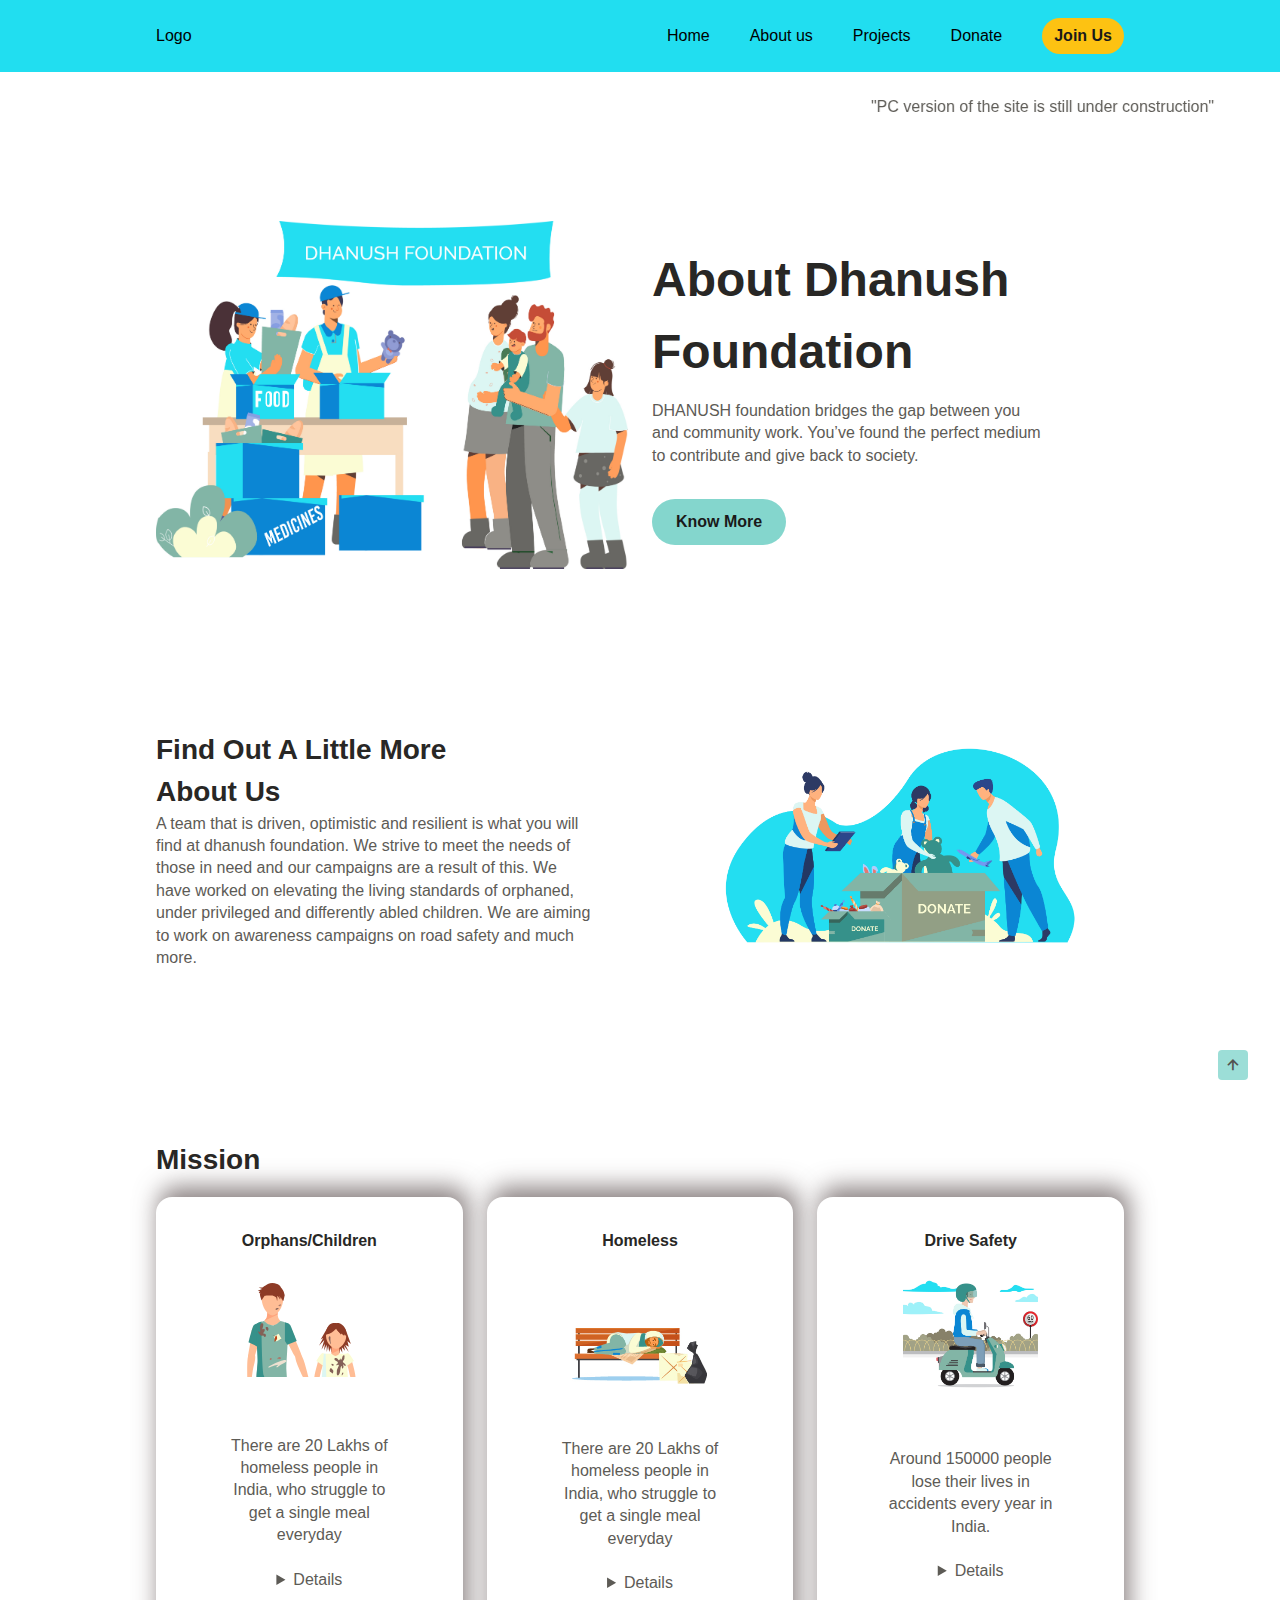
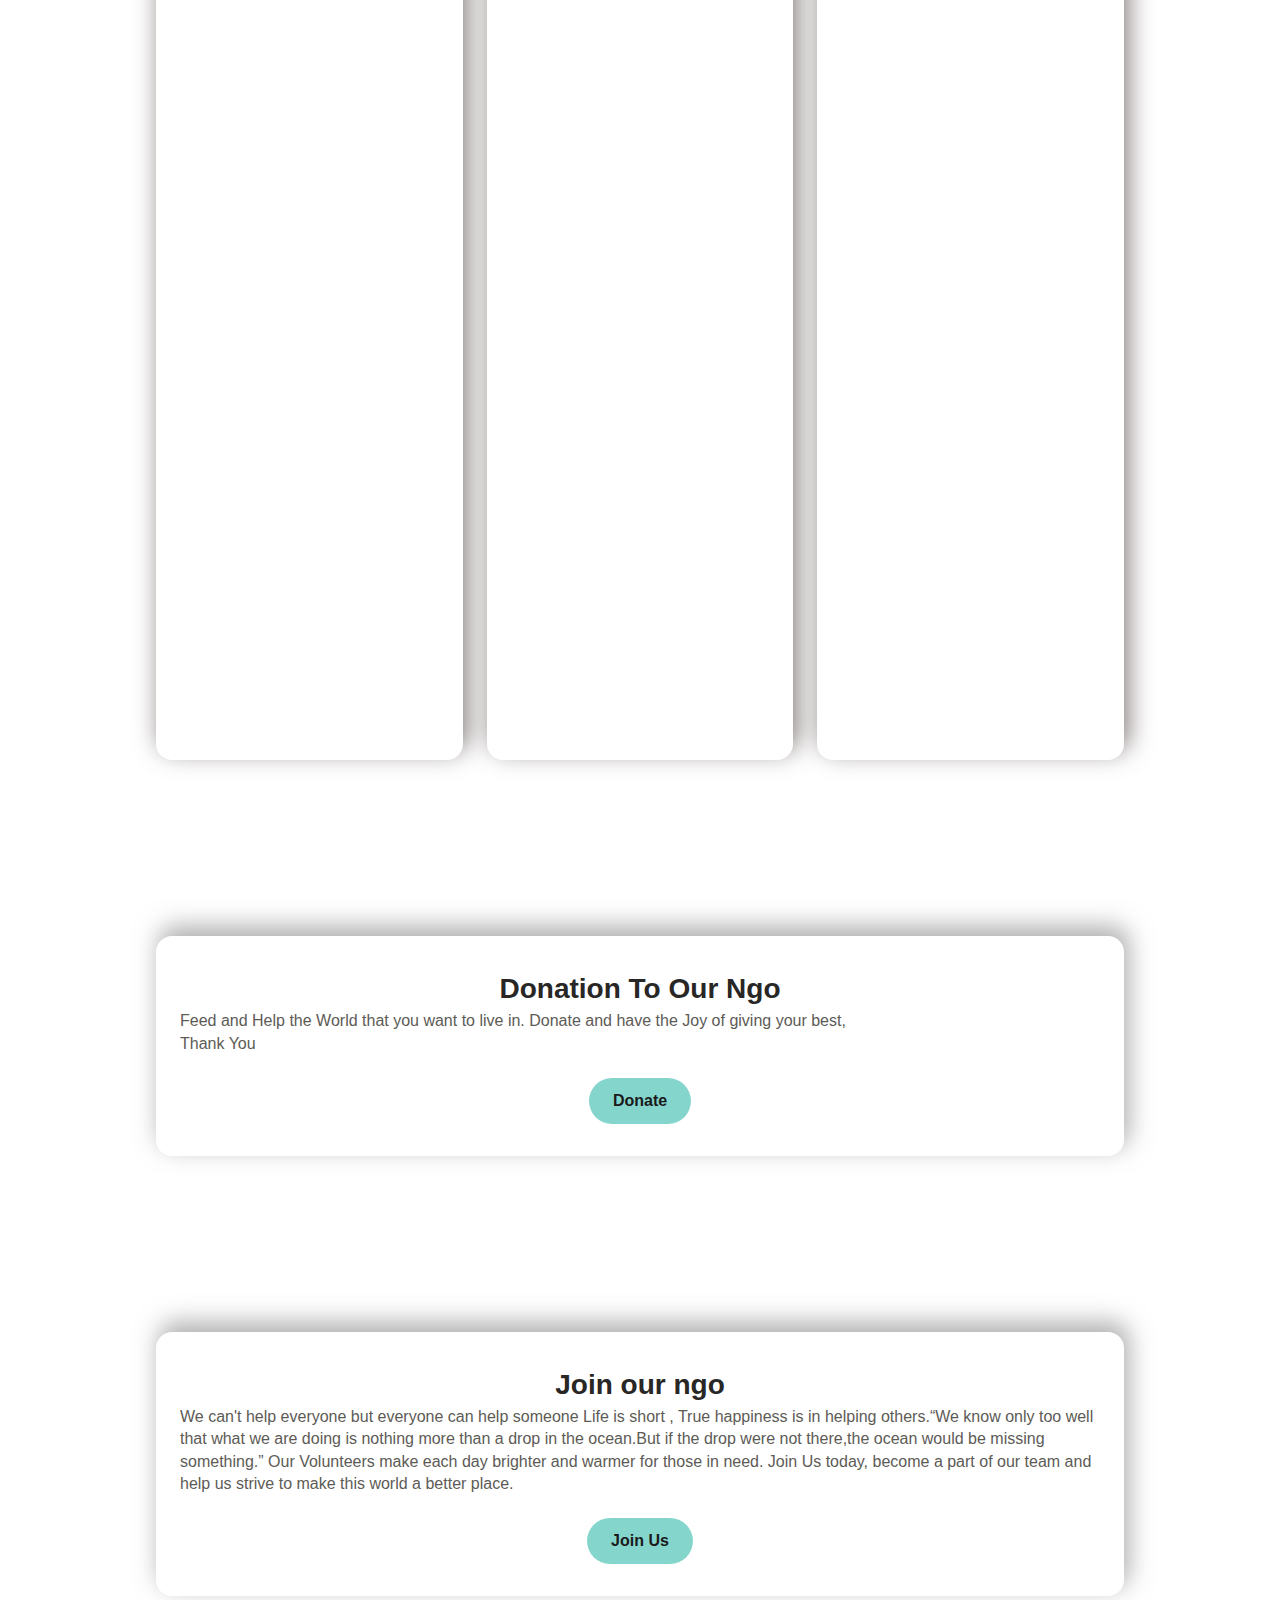
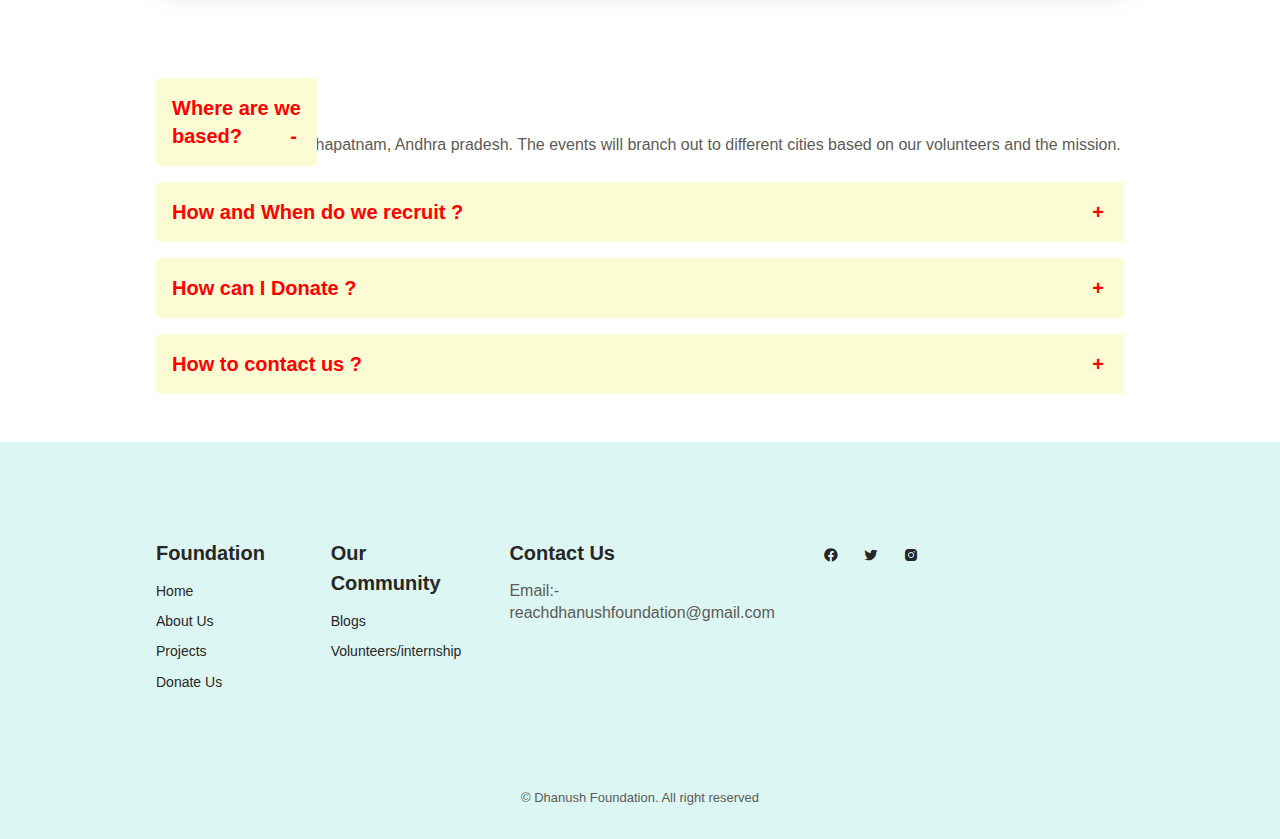
<file: index.html>
<!DOCTYPE html>
    <html lang="en">
    <head>
        <meta charset="UTF-8">
        <meta name="viewport" content="width=device-width, initial-scale=1.0">

        <!--=============== BOXICONS ===============-->
        <link rel="stylesheet" href="https://cdn.jsdelivr.net/npm/boxicons@latest/css/boxicons.min.css">

        <!--=============== CSS ===============-->
        <link rel="stylesheet" href="assets/css/styles.css">

        <title>Dhaunsh Foundation</title>
    </head>
    <body>
        <!--=============== HEADER ===============-->
        <header class="header" id="header">
            <nav class="nav container">
                <a href="#" class="nav__logo">Logo</a>

                <div class="nav__menu" id="nav-menu">
                    <ul class="nav__list">
                        <li class="nav__item">
                            <a href="index.html" class="nav__link">Home</a>
                        </li>
                        <li class="nav__item">
                            <a href="aboutus.html" class="nav__link">About us</a>
                        </li>
                        <li class="nav__item">
                            <a href="projects.html" class="nav__link">Projects</a>
                        </li>
                        <li class="nav__item">
                            <a href="https://docs.google.com/forms/d/1a-lnTB8QTLS4rxgk8kqKQ4MxsM67Z0pioV9wgmUUAI4/viewform?edit_requested=true" class="nav__link" target="_blank">Donate</a>
                        </li>
                        <li class="nav__item">
                            <a href="https://docs.google.com/forms/d/1t9bTO-VlHcCkcblJQCl9psDcIkrVtetn-tmM_9RYhA4/viewform?edit_requested=true" class=" hbutton">Join Us</a>
                        </li>
                    </ul>
                </div>

                <div class="nav__toggle" id="nav-toggle">
                    <i class='bx bx-grid-alt'></i>
                </div>
            </nav>
        </header>

        <main class="main">
            <!--=============== HOME ===============-->
            <section class="home section" id="home">
                <marquee behavior="alternate" id="error">"PC version of the site is still under construction"</marquee>
                <div class="home__container container grid">
                    <img src="assets/img/Dhanush illustration 1ff.jpg" alt="firstimage">
                    

                        <div class="home__data">
                            <h1 class="home__title">About Dhanush <br> Foundation</h1>
                            <p class="home__description">
                                DHANUSH foundation bridges the gap between you and community work. You’ve found the perfect medium to contribute and give back to society.

                            </p>

                            <a href="#" class="button">Know More</a>

                        </div>   
                    
                </div>
            </section>

            <!--=============== ABOUT ===============-->
            <section class="about section container" id="about">
                <div class="about__container grid">
                    <div class="about__data">
                        <h2 class="section__title-center">Find Out A Little More <br> About Us</h2>
                        <p class="about__description">
                            A team that is driven, optimistic and resilient is what you will find at dhanush foundation. We strive to meet the needs of those in need and our campaigns are a result of this. We  have worked  on elevating  the  living standards of orphaned, under privileged and differently abled children. We are aiming to work on awareness campaigns on road safety and much more. 
                        </p>
                    </div>

                    <img src="assets/img/DF 2.jpg" alt="secondpic">

                </div>
            </section>

            <!--=============== Missions ===============-->
            <section class="services section container" id="services">
                <h2 class="section__title"> <br>Mission</h2>
                <div class="services__container grid">
                    <div class="services__data">
                        <h3 class="services__subtitle">Orphans/Children</h3>
                        <svg class="services__img" id="Background" xmlns="http://www.w3.org/2000/svg" viewBox="0 0 135 94"><defs><style>.cls-1{fill:#23def1;}.cls-2{fill:#191919;}.cls-3{fill:#ffbd95;}.cls-4{fill:#ffa47c;}.cls-5{fill:#0b86d4;}.cls-6{fill:#82b5a6;}.cls-7{fill:#36918a;}.cls-8{fill:#8d3b26;}.cls-9{fill:#303030;}.cls-10{fill:#fbfcd4;}.cls-11{fill:#dcf6f3;}.cls-12{fill:#231f20;}.cls-13{fill:#754c29;}.cls-14{fill:none;}.cls-15{fill:#eee1d1;}.cls-16{fill:#a87b6d;}.cls-17{fill:#846157;}.cls-18{fill:#eb7948;}.cls-19{fill:#bf4317;}.cls-20{fill:#6d8963;}</style></defs><title>Dhanush illustration 3</title><ellipse class="cls-1" cx="92.81" cy="181.49" rx="22.71" ry="2.65"/><ellipse class="cls-1" cx="29.91" cy="182.29" rx="29.91" ry="3.45"/><path class="cls-2" d="M206.39,309.18s2.7,4.08,2.52,5.2c-.1.64-.49,3.31-2.35,3.3s-4-1.52-4.51-1.72c-1.47-.6-1.19-6.95-1.19-6.95l.95-1.28Z" transform="translate(-167.27 -132.32)"/><path class="cls-2" d="M189.07,309.18s-2.7,4.08-2.52,5.2c.11.64.49,3.31,2.35,3.3s4-1.52,4.51-1.72c1.47-.6,1.19-6.95,1.19-6.95l-.95-1.28Z" transform="translate(-167.27 -132.32)"/><path class="cls-3" d="M190.48,221c-5.56,0-5.62,4-5.47,16.85s1,27,1.8,29,7.45,1.82,8.22.66,2.7-27.74,2.7-31.9S196.53,221,190.48,221Z" transform="translate(-167.27 -132.32)"/><path class="cls-3" d="M193.2,276.93l-4.9-.12a1.8,1.8,0,0,1-1.67-1.88l.23-10.31a1.76,1.76,0,0,1,1.75-1.78l4.9.12a1.8,1.8,0,0,1,1.67,1.88L195,275.15A1.76,1.76,0,0,1,193.2,276.93Z" transform="translate(-167.27 -132.32)"/><path class="cls-3" d="M190.09,269c-1.7,0-3.78.4-3.55,12.34s2.86,28.51,2.86,28.51h4s2-22.11,2-26.35C195.4,273.88,195.45,269,190.09,269Z" transform="translate(-167.27 -132.32)"/><path class="cls-3" d="M182.73,173.7c-2.62-.53-5.32,2.55-6.19,8.24s-.93,9.66-1.13,11.15-1.94,10.31-2.07,12.73.87,4.79,3,5.18c1.75.32,3.1-4,4.41-8S189.79,175.14,182.73,173.7Z" transform="translate(-167.27 -132.32)"/><path class="cls-3" d="M177.23,201.77c-2.17-.05-4,1.24-4.54,8.26s0,23.46,0,23.46l3.52.08s1.66-13.75,2.56-17.46S182.93,201.89,177.23,201.77Z" transform="translate(-167.27 -132.32)"/><path class="cls-3" d="M205,221c5.56,0,5.37,4.68,5.22,17.49s-1.45,26.76-2.22,28.76-6.78,1.45-7.55.29-2.7-27.74-2.7-31.9S198.93,221,205,221Z" transform="translate(-167.27 -132.32)"/><path class="cls-3" d="M210.44,175.17c2.42-1.24,5.71,1.06,7.81,6.39s3,9.2,3.56,10.6,4.15,9.57,4.82,11.91.22,4.92-1.72,5.86c-1.62.79-6-5.58-7.58-9.38C215.56,196.34,203.94,178.49,210.44,175.17Z" transform="translate(-167.27 -132.32)"/><path class="cls-3" d="M222.37,202.9c2-.78,4.13-.15,6.51,6.53s6.21,22.94,6.21,22.94l-3.32,1.26s-6-12.06-7.45-15.63S218,204.53,222.37,202.9Z" transform="translate(-167.27 -132.32)"/><path class="cls-3" d="M202.25,276.93l4.78-.12a1.78,1.78,0,0,0,1.66-1.86l-.24-10.34a1.75,1.75,0,0,0-1.73-1.77l-4.78.12a1.78,1.78,0,0,0-1.66,1.86l.23,10.34A1.75,1.75,0,0,0,202.25,276.93Z" transform="translate(-167.27 -132.32)"/><path class="cls-3" d="M205.37,269c1.7,0,3.78,1.12,3.55,13.06s-2.86,27.79-2.86,27.79h-4s-2-22.11-2-26.35C200.06,273.88,200,269,205.37,269Z" transform="translate(-167.27 -132.32)"/><path class="cls-3" d="M203.36,166.56c-.31-1.5-1.08-8.9-1.08-8.9h-9.1s-.77,7.4-1.08,8.9-2.89,3.75-2.89,3.75a10.58,10.58,0,0,0,8.52,4.53c4.77,0,8.05-4.53,8.05-4.53S203.67,168.06,203.36,166.56Z" transform="translate(-167.27 -132.32)"/><path class="cls-4" d="M203,163.81c-.19-1.6-.4-3.45-.53-4.72l-4.16-1.43h-5.1s-.77,7.4-1.08,8.9-2.89,3.76-2.89,3.76L203,163.83Z" transform="translate(-167.27 -132.32)"/><path class="cls-3" d="M208.5,148.14c0,8.32-5.82,16.6-10.77,16.6-4.73,0-10.77-8.28-10.77-16.6s4.82-15,10.77-15S208.5,139.83,208.5,148.14Z" transform="translate(-167.27 -132.32)"/><path class="cls-5" d="M184,219.28s-1.44,16.35-1.44,21.48.46,19.79.46,19.79h13.79l1-17.89,1.21,21h12.27s.63-19.46-.18-28.19c-.44-4.78,0-16.15,0-16.15Z" transform="translate(-167.27 -132.32)"/><path class="cls-6" d="M211.53,172.31a21.56,21.56,0,0,0-5.75-2,17,17,0,0,1-7.27,4.4l-1.54-.12a13.55,13.55,0,0,1-7.76-4.28s-4.52,1-6.3,2.15c-3.6,2.35.44,27.9,0,39.07-.11,2.84-1.44,14.68-1.2,18.2.07,1.05,31.31,17.93,31.38,16.88.24-3.52-1.45-26.63-1.5-28.48C211.37,210.63,215.12,174.66,211.53,172.31Z" transform="translate(-167.27 -132.32)"/><path class="cls-7" d="M183.84,172.55s-4.25.08-5.65,3.4-4.48,15.68-4.48,15.68L183,196l2-3.76Z" transform="translate(-167.27 -132.32)"/><path class="cls-7" d="M210.2,171.76s4.25.08,5.65,3.39,6.1,15.26,6.1,15.26l-9.4,3.58-2.35-3.76Z" transform="translate(-167.27 -132.32)"/><path class="cls-8" d="M187,149.81c-.48-.9-2.09-4.75-1.74-6.48a35,35,0,0,1,2.87-6.64c.63-1.13,6.22-4.15,7.06-4.22a20.13,20.13,0,0,1,4.83,0c1.75.3,4.82,1.58,5.52,3.09s2.44,3.24,3,4.45,1.55,4.3,1.41,4.75-.91,4.22-1,4.52a7.79,7.79,0,0,1-.57,1.16s-2.51-4.1-2.58-4.85-14.75-1-15.66-.45S187,149.81,187,149.81Z" transform="translate(-167.27 -132.32)"/><path class="cls-9" d="M193.4,310.94a3.4,3.4,0,0,1-3.09,2.52c-1.3-.22-1.95-2.08-1.52-3.83s1.8-2.89,3.08-2.52S193.82,309.18,193.4,310.94Z" transform="translate(-167.27 -132.32)"/><path class="cls-9" d="M202.06,310.94a3.4,3.4,0,0,0,3.09,2.52c1.3-.22,1.95-2.08,1.52-3.83s-1.8-2.89-3.08-2.52S201.64,309.18,202.06,310.94Z" transform="translate(-167.27 -132.32)"/><path class="cls-4" d="M174.2,239.33a17.89,17.89,0,0,0,.92,2.5,11.11,11.11,0,0,0,1.25,1.32,2.14,2.14,0,0,1,.56,1.37c-.23.43-.89,0-1.2-.33a11.84,11.84,0,0,1-1.38-1.57,11,11,0,0,1-1.3-2.29C173,239.85,174.2,239.33,174.2,239.33Z" transform="translate(-167.27 -132.32)"/><path class="cls-4" d="M173.87,238.75a15,15,0,0,0,1.44,2c.38.31.7.22,1.27.37s1.07.45,1.15.91-.67.36-1.07.32a3.79,3.79,0,0,1-1.83-.67,9.59,9.59,0,0,1-1.74-1.66C172.9,239.57,173.87,238.75,173.87,238.75Z" transform="translate(-167.27 -132.32)"/><path class="cls-4" d="M173.83,238.45a12.24,12.24,0,0,0,1.47,1.39c.36.19.61.07,1.1.09s.95.21,1.07.57-.5.41-.84.45a3,3,0,0,1-1.61-.26,7.67,7.67,0,0,1-1.67-1.1C173.14,239.28,173.83,238.45,173.83,238.45Z" transform="translate(-167.27 -132.32)"/><path class="cls-3" d="M179.35,241.2c-.08.3-.78.19-1.3-.15a3.93,3.93,0,0,1-1.19-2.21c-.11-.65-.53-1.54-1-1.44a4,4,0,0,0-1.7,2.06,9.81,9.81,0,0,0-.1,2.86,9.64,9.64,0,0,0,1.38,2,4.28,4.28,0,0,1,.92,1.46.67.67,0,0,1-.29.75c-.18.15-.62-.68-1.29-1.16a20.11,20.11,0,0,1-2.13-2c-.09-.13-.66-2.8-.8-3.61s1-4.89.8-5.18.11-6.47.11-6.47l4.33-1.32s-.83,5.22-.59,5.9a14,14,0,0,0,1.15,2.14,9.75,9.75,0,0,1,.75,3.76C178.56,239.74,179.47,240.74,179.35,241.2Z" transform="translate(-167.27 -132.32)"/><path class="cls-3" d="M237,239.12h0a.63.63,0,0,1-.87-.38l-1.2-2.94a.78.78,0,0,1,.31-1h0a.63.63,0,0,1,.86.38l1.21,2.95A.79.79,0,0,1,237,239.12Z" transform="translate(-167.27 -132.32)"/><path class="cls-3" d="M235.9,239.82h0a.65.65,0,0,1-.87-.39l-1.2-2.94a.79.79,0,0,1,.31-1h0a.65.65,0,0,1,.87.39l1.2,2.94A.81.81,0,0,1,235.9,239.82Z" transform="translate(-167.27 -132.32)"/><path class="cls-3" d="M234.84,240.42h0A.63.63,0,0,1,234,240l-1.21-2.94a.81.81,0,0,1,.31-1h0a.64.64,0,0,1,.87.39l1.2,2.94A.79.79,0,0,1,234.84,240.42Z" transform="translate(-167.27 -132.32)"/><path class="cls-3" d="M233.77,240.88h0a.62.62,0,0,1-.86-.38l-1.21-2.94a.81.81,0,0,1,.31-1h0a.64.64,0,0,1,.87.38l1.2,2.95A.77.77,0,0,1,233.77,240.88Z" transform="translate(-167.27 -132.32)"/><path class="cls-3" d="M230.5,231.58a32.45,32.45,0,0,0,.21,4.85,35,35,0,0,0,2.38,4.33s.6-1.67,1.36-1.93,2.81-.7,2.81-.7a26.73,26.73,0,0,0-1.26-4.95,17,17,0,0,0-1.66-2.72Z" transform="translate(-167.27 -132.32)"/><polygon class="cls-8" points="21.78 4.46 16.72 4.46 20.2 5.88 15.79 7.7 18.14 8.45 16.72 9.42 18.24 10.77 21.78 4.46"/><path class="cls-8" d="M197.73,144.87s3.69,1.14,4,2.67.71,2.9.71,2.9.59-3.19,0-4.3,1.07-.51,1.3.12a26.73,26.73,0,0,0,1.54,2.65l-.47-4,1.54,4,.59-2.65-1.2-4.88Z" transform="translate(-167.27 -132.32)"/><path class="cls-7" d="M189.05,224.93c-2-4.6-2.37-54-2.37-54a16.27,16.27,0,0,0-3.77,1.49c-3.6,2.35.44,27.9,0,39.07-.11,2.84-1.44,14.68-1.2,18.2,0,.43,5.24,3.49,11.41,6.89h0A113.79,113.79,0,0,0,189.05,224.93Z" transform="translate(-167.27 -132.32)"/><polygon class="cls-8" points="86.16 43.42 78.68 56.49 81.19 54.96 77.02 62.76 82.25 56.88 79.5 66.73 82.96 60.8 81.99 67.4 84.65 61.67 84.74 69.03 86.16 62.76 87.22 69.03 88.38 64.63 89.46 69.03 97.46 70.11 98.14 65.78 100.36 69.7 99.83 64.25 103.03 67.83 101.96 62.76 106.75 68.93 103.28 61.67 106.75 63.77 105.42 58.12 108.89 61.09 103.62 46.5 86.16 43.42"/><polygon class="cls-3" points="97.65 72.89 89.35 72.89 89.87 62.76 96.96 62.76 97.65 72.89"/><path class="cls-3" d="M265.7,279.1a4.16,4.16,0,0,1,7.22.5c1.32,2.5,1.58,7.6,1.32,11.06-.28,3.75-2,8.1-1.84,12.53s1.63,7.41,1.73,8.45-1.12,2.07-2.5,2.29a2.37,2.37,0,0,1-2.92-2.3c-.21-2.18.36-4.84-.34-8.44A131.58,131.58,0,0,1,265.75,289C264.78,281.48,265.7,279.1,265.7,279.1Z" transform="translate(-167.27 -132.32)"/><path class="cls-3" d="M272.81,278.76a3.36,3.36,0,0,1-2.48,3.14c-1.27.25-3,.5-3.77-.83-2-3.49-4.47-21.77-4.47-21.77s-1-9.11,2.46-10,8.13-.77,8.81,5.48S273.14,272.91,272.81,278.76Z" transform="translate(-167.27 -132.32)"/><path class="cls-3" d="M254.87,279.1a4.16,4.16,0,0,0-7.23.5c-1.31,2.5-1.57,7.6-1.32,11,.28,3.76,2,8.1,1.84,12.54s-1.64,7.41-1.74,8.44,1.13,2.07,2.5,2.3a2.38,2.38,0,0,0,2.93-2.31c.2-2.17-.37-4.83.34-8.43A132.93,132.93,0,0,0,254.8,289C255.78,281.48,254.87,279.1,254.87,279.1Z" transform="translate(-167.27 -132.32)"/><path class="cls-3" d="M247.75,278.76a3.35,3.35,0,0,0,2.48,3.13c1.27.26,3,.51,3.77-.82,2-3.5,4.46-21.77,4.46-21.77s1-9.11-2.45-10-8.12-.77-8.82,5.47S247.42,272.91,247.75,278.76Z" transform="translate(-167.27 -132.32)"/><path class="cls-3" d="M271.43,204.36c3.62-1.9,4.52.81,6.6,8.93s4.5,16.58,1,17.44-4-8.62-5.57-13.22S268.53,205.9,271.43,204.36Z" transform="translate(-167.27 -132.32)"/><path class="cls-3" d="M276.15,227.89c.1,3.2.65,4.83,1.69,9.62s2.77,12,2.77,12l2.19-.52s.15-6.64,0-10.94c-.17-4.64-.61-8.36-1.92-10.45C278.7,224.11,276.15,227.89,276.15,227.89Z" transform="translate(-167.27 -132.32)"/><path class="cls-3" d="M249.11,205.12c-3.59-1.93-4.52.77-6.68,8.87s-4.64,16.53-1.19,17.43,4.11-8.58,5.69-13.17S252,206.69,249.11,205.12Z" transform="translate(-167.27 -132.32)"/><path class="cls-10" d="M248.59,202.47c-2.4-.79-6.92,7.91-6.92,7.91l7.88,5.46S251.59,203.47,248.59,202.47Z" transform="translate(-167.27 -132.32)"/><polygon class="cls-4" points="96.96 62.76 97.25 67.04 89.46 70.7 89.87 62.76 96.96 62.76"/><path class="cls-10" d="M272.18,202.47c2.41-.79,6.92,7.91,6.92,7.91l-7.87,5.46S269.18,203.47,272.18,202.47Z" transform="translate(-167.27 -132.32)"/><path class="cls-10" d="M276.16,270.78H243.24l5.9-67.77h7.59s2,2.2,4,2.2c2.19,0,4-2.2,4-2.2h6.79Z" transform="translate(-167.27 -132.32)"/><path class="cls-3" d="M271.48,185.33c0,7-6,12.77-10.09,12.77-3.69,0-10.1-5.72-10.1-12.77s4.52-12.78,10.1-12.78S271.48,178.28,271.48,185.33Z" transform="translate(-167.27 -132.32)"/><path class="cls-8" d="M261.39,178.08s2.45,3.56,4.79,4.48a32.85,32.85,0,0,0,5.23,1.44,10.65,10.65,0,0,0-2.64-8.68c-3.57-3.82-7.38-2.77-7.38-2.77s-5-1-7.41,2.37c-3.75,5.27-2.63,9.08-2.63,9.08s3.92-.65,6.08-2.36C258.9,180.48,261.39,178.08,261.39,178.08Z" transform="translate(-167.27 -132.32)"/><path class="cls-2" d="M268.67,309.59s-.88,6.85,3.25,6.87c3.43,0,3-3.51,1.47-7.38,0,0,.54,2.57-1.8,3S268.67,309.59,268.67,309.59Z" transform="translate(-167.27 -132.32)"/><path class="cls-2" d="M251.86,309.08s.85,7.51-3.28,7.52c-3.44,0-3-3.51-1.48-7.38,0,0-.54,2.57,1.8,3S251.86,309.08,251.86,309.08Z" transform="translate(-167.27 -132.32)"/><path class="cls-3" d="M241.35,226.71c-1.33.13-2.26,1.29-3.53,2.89a71.82,71.82,0,0,0-4.13,7.37l1.4,2.37s2.26-1.82,3.66-3.06a29.56,29.56,0,0,0,4.72-6.5A2.64,2.64,0,0,0,241.35,226.71Z" transform="translate(-167.27 -132.32)"/><polygon class="cls-11" points="83.55 70.7 85.62 135.94 108.89 138.47 75.97 138.47 81.86 70.7 83.55 70.7"/><path class="cls-4" d="M282.14,252.12a11.62,11.62,0,0,1-.49,1.68,7.27,7.27,0,0,1-.76.92,1.41,1.41,0,0,0-.3.92c.16.27.57,0,.76-.27a8.82,8.82,0,0,0,.84-1.09,8.22,8.22,0,0,0,.75-1.57C283,252.39,282.14,252.12,282.14,252.12Z" transform="translate(-167.27 -132.32)"/><path class="cls-4" d="M282.34,251.72a11,11,0,0,1-.86,1.36c-.24.21-.45.18-.81.3s-.69.35-.72.65.46.2.71.16a2.59,2.59,0,0,0,1.17-.53,6.76,6.76,0,0,0,1.07-1.18C283,252.21,282.34,251.72,282.34,251.72Z" transform="translate(-167.27 -132.32)"/><path class="cls-4" d="M282.35,251.52a8.6,8.6,0,0,1-.9,1c-.23.15-.4.08-.72.12s-.61.18-.67.43.34.24.56.24a2.07,2.07,0,0,0,1.05-.24,5.26,5.26,0,0,0,1-.8C282.83,252,282.35,251.52,282.35,251.52Z" transform="translate(-167.27 -132.32)"/><path class="cls-3" d="M278.86,253.6c.06.19.52.08.84-.17a2.65,2.65,0,0,0,.69-1.5c0-.43.28-1,.57-1a2.53,2.53,0,0,1,1.19,1.26,6,6,0,0,1,.19,1.87,6.71,6.71,0,0,1-.81,1.35,2.74,2.74,0,0,0-.54,1,.41.41,0,0,0,.22.47c.12.09.37-.47.79-.82a13.58,13.58,0,0,0,1.31-1.43c.05-.09.31-1.86.37-2.4s-.84-3.14-.75-3.34-.35-4.22-.35-4.22L279.4,244a23.66,23.66,0,0,1,.94,3.89,9.31,9.31,0,0,1-.67,1.45,6.53,6.53,0,0,0-.32,2.49C279.31,252.6,278.76,253.3,278.86,253.6Z" transform="translate(-167.27 -132.32)"/><polygon class="cls-8" points="94.41 45.88 99.03 51.68 98.99 50.2 102.36 53.01 101.98 51.28 105.55 53.96 103.94 50.3 94.41 45.88"/><polygon class="cls-5" points="78.69 138.47 76.28 162.45 87.98 163.98 90.6 138.47 78.69 138.47"/><polygon class="cls-5" points="95.57 138.47 96.87 157.14 108.28 155.69 107.06 138.47 95.57 138.47"/><polygon class="cls-5" points="101.92 156.5 102.54 158.11 102.54 156.77 103.85 158.94 103.5 156.5 105.98 158.43 105.39 156.5 108.28 158.94 107.26 156.2 109.59 157.14 108.28 155.69 101.92 156.5"/><polygon class="cls-5" points="90.6 138.47 78.69 138.47 77.99 145.44 90.14 142.93 90.6 138.47"/><polygon class="cls-5" points="95.57 138.47 95.81 141.95 107.31 141.95 107.06 138.47 95.57 138.47"/><rect class="cls-10" x="200" y="184" width="5.7" height="5.7" transform="translate(-233.52 -5.86) rotate(-30)"/><line class="cls-12" x1="31.69" y1="53.49" x2="28.74" y2="53.01"/><line class="cls-12" x1="34.54" y1="58.42" x2="34.54" y2="60.1"/><line class="cls-12" x1="36.63" y1="50.63" x2="37.13" y2="48.24"/><line class="cls-12" x1="39.48" y1="55.57" x2="41.13" y2="55.57"/><path class="cls-13" d="M201.65,186.14a9.57,9.57,0,0,1-3.75-1.92" transform="translate(-167.27 -132.32)"/><path class="cls-13" d="M204.88,188.59a3.84,3.84,0,0,0,1.67.78" transform="translate(-167.27 -132.32)"/><path class="cls-14" d="M260.36,219.34l2.16-.12" transform="translate(-167.27 -132.32)"/><path class="cls-15" d="M194.16,216.88a1.69,1.69,0,0,1-.58-.1c-.08-.56.43-.94.86-1.16l4.37-2.21c3.41-1.72,6.85-3.46,10.5-4.15a2.27,2.27,0,0,1,.48,0c1.14,0,2.9.52,1.5,1.89a14,14,0,0,1-3.76,2.11,16.11,16.11,0,0,0-2.88,1.9,7.63,7.63,0,0,1-1.52,1.12,2,2,0,0,1-.93.23,1.49,1.49,0,0,1-.81-.23l2.17-2.31a18.18,18.18,0,0,0-7.31,2.18,4.76,4.76,0,0,1-2.09.77" transform="translate(-167.27 -132.32)"/><path class="cls-16" d="M204.48,208.49a1.48,1.48,0,0,0,1.78-1c.08-.21.11-.51-.06-.63s-.33,0-.5,0-.52-.45-.82-.58-.7.11-1,.36l-.58.49a1.62,1.62,0,0,0-.58.73c-.1.32,0,.77.32.81s.6-.54,1-.5.6.63.89.43l-.41-.14Z" transform="translate(-167.27 -132.32)"/><path class="cls-16" d="M195.68,207.43a1.84,1.84,0,0,0-.69,1.08.75.75,0,0,0,0,.42.57.57,0,0,0,.31.3,1.32,1.32,0,0,0,1.71-.83.7.7,0,0,0,0-.53.55.55,0,0,0-.27-.27,2.51,2.51,0,0,0-1-.32l-.11.15Z" transform="translate(-167.27 -132.32)"/><path class="cls-16" d="M203.83,154.38a.39.39,0,0,1,.47-.14.57.57,0,0,0,.38.08c.17-.06.25-.29.34-.47.65-1.29,1.34.67.77,1.38s-2.45,0-2-.85Z" transform="translate(-167.27 -132.32)"/><path class="cls-17" d="M192.27,235.79c-.58-.65-1.52-.35-2.22.09a9.5,9.5,0,0,0-2.15,1.83c-.45.51-1,1.12-1.6.88s-.74-1.12-.58-1.82.52-1.29.71-2a1.82,1.82,0,0,0-.39-1.92c-.66-.44-1.45.31-1.79,1.12a6,6,0,0,0-.45,2,2.2,2.2,0,0,1-.2,1.13.71.71,0,0,1-.81.29c-.23,5.88-.19,11.78.1,17.65a2.38,2.38,0,0,0,2.76-1.12,3.64,3.64,0,0,0,0-2.5,21.52,21.52,0,0,1-.78-2.39,3.09,3.09,0,0,0,1.34-.18,1,1,0,0,0,.38-.24,1,1,0,0,0,.16-.8,2.88,2.88,0,0,0-1.46-1.76,2.14,2.14,0,0,1-1-2,1.77,1.77,0,0,1,.43-.77c1.14-1.33,2.8-1.69,4.31-2.22a5.1,5.1,0,0,0,3.6-3.34,2.21,2.21,0,0,0-.31-2Z" transform="translate(-167.27 -132.32)"/><path class="cls-17" d="M263.94,209.5c-.5-.21-.77-.85-1.14-1.31a2.12,2.12,0,0,0-2.14-.79,1.18,1.18,0,0,0-1,1c0,.67.54,1.13,1.05,1.41l1.64.94a1.56,1.56,0,0,1,.77.73,1.66,1.66,0,0,1-.56,1.67,3.7,3.7,0,0,0-1.14,1.34c.34.39.89.13,1.32-.11s1-.4,1.29.08-.09,1-.38,1.47a11,11,0,0,0-1.62,7.2c.08.66.31,1.44.85,1.59a1.13,1.13,0,0,0,1-.42,6,6,0,0,0,1.43-3.19c.23-1.2.28-2.44.48-3.65.14-.89.48-1.9,1.21-2.13.06.54.13,1.09.19,1.63,0,.33.11.71.36.82a.46.46,0,0,0,.38,0,1.69,1.69,0,0,0,.82-1.41,5.12,5.12,0,0,0-.22-1.78.88.88,0,0,1,0-.48.42.42,0,0,1,.7-.16,2.29,2.29,0,0,1,.47.84c.13.3.33.6.6.64.44.06.74-.6.62-1.11a2.45,2.45,0,0,0-.83-1.18l-1.49-1.35a1.18,1.18,0,0,1-.47-.72,1.45,1.45,0,0,1,.43-1,7,7,0,0,0,1.28-4.76,1.15,1.15,0,0,0-.13-.49.65.65,0,0,0-.86-.21,2.76,2.76,0,0,0-1.23,1.78,14.91,14.91,0,0,1-.68,2.24c-.16.33-.49.67-.77.49-.55-.33-.12-2.14-.87-1-.41.62-.39,1.8-1.41,1.38Z" transform="translate(-167.27 -132.32)"/><path class="cls-17" d="M254.9,219.26a2.24,2.24,0,0,0,.08,1.31c.37.86,1.41.9,2,1.6.23.3.45.75.78.68s.34-.31.44-.54a3.29,3.29,0,0,0,.31-2.51c-.33-.75-1.15-1-1.56-1.7a3.09,3.09,0,0,0-.38-.64c-.68-.71-1.52,1.24-1.63,1.8Z" transform="translate(-167.27 -132.32)"/><path class="cls-17" d="M267.52,222.41c.13-.34.37-.73.69-.68s.43.42.4.75a2,2,0,0,1-.36.88c-.28.44-.75,1.42-1.29,1.31a5.92,5.92,0,0,1,.56-2.26Z" transform="translate(-167.27 -132.32)"/><path class="cls-17" d="M192.2,179.84c.31.24.64.38,1,.11a2.61,2.61,0,0,0,.5-1.86,2,2,0,0,0-.6-1.48c-.36-.23-2.05-.65-2.19.21a3.44,3.44,0,0,0,1.34,3Z" transform="translate(-167.27 -132.32)"/><path class="cls-17" d="M272.42,247.19a2.26,2.26,0,0,0,.12.83c.1.25.32.46.55.42s.42-.34.49-.63a2.15,2.15,0,0,0-.09-1.28,5,5,0,0,0-.34-.65,12.12,12.12,0,0,1-.54-1.29,10.71,10.71,0,0,0-.19,2.6Z" transform="translate(-167.27 -132.32)"/><path class="cls-17" d="M267.31,250.22a.91.91,0,0,0-.14.93.41.41,0,0,0,.53.16,1,1,0,0,0,.44-.43c.18-.3.57-1.07.19-1.31s-.85.39-1,.65Z" transform="translate(-167.27 -132.32)"/><path class="cls-17" d="M256.81,213.3a1.17,1.17,0,0,0,0,.74,1.51,1.51,0,0,0,.77,1,1.11,1.11,0,0,0,1.12-.14.78.78,0,0,0,.33-.77.88.88,0,0,0-.47-.48c-.39-.21-1.4-1-1.71-.35Z" transform="translate(-167.27 -132.32)"/><path class="cls-17" d="M269,240.43c.3-.16.7.18.67.57s-.48.65-.75.42a.69.69,0,0,1,.08-1Z" transform="translate(-167.27 -132.32)"/><path class="cls-17" d="M183.35,181.09a.74.74,0,0,1,0-.39c.11-.28.46-.22.66,0s.34.48.57.6c.44.2.91-.33,1-.89a4.66,4.66,0,0,0-.25-1.65,7.57,7.57,0,0,1,.48-4.84,2.84,2.84,0,0,1,1-1.25,1.08,1.08,0,0,1,1.37.15,2.44,2.44,0,0,1,.35,1.81,11.56,11.56,0,0,1-.69,3.05c-.12.31-.23.74,0,.93s.58-.18.88-.35c.52-.31,1.18.23,1.3.92a2.71,2.71,0,0,1-.52,1.93c-.37.54-.84,1-1.21,1.51.77.6,1.91.25,2.57,1a1.74,1.74,0,0,1,0,2.11,1.1,1.1,0,0,1-1.74-.08,3.79,3.79,0,0,0-.49-.72c-.59-.5-1.26.16-1.86.15s-.76-.25-1.21-.66a5.61,5.61,0,0,1-2.2-3.3Z" transform="translate(-167.27 -132.32)"/><path class="cls-17" d="M255.41,192.35a28.33,28.33,0,0,1-1.3-3.69,5.19,5.19,0,0,1-.21-1.56,2,2,0,0,1,.52-1.36.69.69,0,0,1,.6-.22,1,1,0,0,1,.66.78,4,4,0,0,1,0,1.14,23,23,0,0,0,.09,3.32c.06.73.59,2.29.25,2.87a4,4,0,0,1-.65-1.28Z" transform="translate(-167.27 -132.32)"/><path class="cls-17" d="M200.93,158a.92.92,0,0,0-.05.92.72.72,0,0,0,1,.19,8.76,8.76,0,0,1,.95-.52c.49-.15,1.81-.69.71-1.14a2.42,2.42,0,0,0-2.57.55Z" transform="translate(-167.27 -132.32)"/><path class="cls-18" d="M247.73,260.57a5.21,5.21,0,0,0-1.15-1.47,13.74,13.74,0,0,0,.64-2.73c.15-1.22-.32-3,0-4.07a2.65,2.65,0,0,1,2.48-1.38c.86,0,1.61.39,1.61,1.4a3.8,3.8,0,0,1-1,2.11c-1.23,1.76-1.8,4-2.58,6.14" transform="translate(-167.27 -132.32)"/><path class="cls-19" d="M202,188.87a3.86,3.86,0,0,0,.21-2.74,16.31,16.31,0,0,0-.72-1.66,7.44,7.44,0,0,0-1.67,4.58,5.64,5.64,0,0,0,0,1.48,4.12,4.12,0,0,0,.23.78l.3-.4a11.1,11.1,0,0,0,1.62-2Z" transform="translate(-167.27 -132.32)"/><path class="cls-18" d="M270,277.63c-.31,0-.57-.4-.67-.78a10.6,10.6,0,0,1-.14-2.11,7.53,7.53,0,0,0-.3-1.84,3.71,3.71,0,0,1-.26-1.13c0-.66.23-.86.56-.86a2.62,2.62,0,0,1,.84.22,2.69,2.69,0,0,0,.81.21H271a3.59,3.59,0,0,1,.67-.24h0c.37,0,.68.4.74.84a2.1,2.1,0,0,1-.27,1.28c-.2.39-.46.72-.68,1.09a8.26,8.26,0,0,0-.83,2.39c-.08.38-.2.82-.51.92a.25.25,0,0,1-.12,0" transform="translate(-167.27 -132.32)"/><path class="cls-20" d="M207.38,248.61a4,4,0,0,0,1.3.12.52.52,0,0,1,.42.08.78.78,0,0,1,.19.52,29.85,29.85,0,0,0-.46-9.16,22.48,22.48,0,0,1-.77,7,8.25,8.25,0,0,1-.68,1.44Z" transform="translate(-167.27 -132.32)"/><path class="cls-20" d="M246,266.8c1.14,3.6,1.07,7.61,1,11.49q-.1,5.06-.23,10.1a7.31,7.31,0,0,1-.08,1.05,1.37,1.37,0,0,0,.23-.19,4.22,4.22,0,0,0,.77-2.75c.12-2.89.18-5.79.19-8.68a37,37,0,0,0-.7-8.49A5.53,5.53,0,0,0,246,266.8Z" transform="translate(-167.27 -132.32)"/></svg>
                        <div class="body1">
                            <p>There are 20 Lakhs of homeless people in India, who struggle to get a single meal everyday</p>
                            <br>
                          <details>
                           <summary1>
                             <span id="open"></span> 
                             <span id="close"></span> 
                           </summary>
                             <p>
                                We Try to put a smile on the faces of kids who are not as fortunate as us.
                                Losing our parents or being abandoned by them is a place which we can't imagine ourselves in, but for a lot of beautiful souls it isn't their imagination but their reality
                                Join us in making their days a little brighter.
                             </p>
                            </details>
                          </div>
                        <!-- <div>
                            <a href="#" class="button button-link">Learn More</a>
                        </div> -->
                    </div>

                    <div class="services__data">
                        <h3 class="services__subtitle">Homeless</h3>
                        <br>
                        <img src="assets/img/DF 4.jpg"  class="services__img"alt="" srcset="">
                        
                        <div class="body1">
                            <p>There are 20 Lakhs of homeless people in India, who struggle to get a single meal everyday</p>
                            <br>
                          <details>
                           <summary1>
                             <span id="open"></span> 
                             <span id="close"></span> 
                           </summary>
                             <p>
                                There are 20 Lakhs of homeless people in India, who struggle to get a single meal everyday, We try to feed them and help them fight hunger within our power
                                Join us to make this possible
                             </p>
                            </details>
                          </div>
                        <!-- <button onclick="readmore()" id="mybtn">Read More</button> -->
                    </div>
                    <div class="services__data">
                        <h3 class="services__subtitle">Drive Safety</h3>
                        <img src="assets/img/df 5f (1).jpg" class="services__img"alt="#######">
                        <div class="body1">
                            <p>Around 150000 people lose their lives in accidents every year in India.</p>
                            <br>
                          <details>
                           <summary1>
                             <span id="open"></span> 
                             <span id="close"></span> 
                           </summary>
                             <p>
                                Around 150000 people lose their lives in accidents every year in India.
                                We conduct awareness campaigns and educate them about driving safety
                                Hoping to make the society a driving safe one.
                             </p>
                            </details>
                          </div>
                        <!-- <div>
                            <a href="#" class="button button-link">Learn More</a>
                        </div> -->
                    </div>
                </div>
            </section>

        </main>

            <!--=============== DONATE US ===============-->
            <section class="contact section container" id="contact">
                <div class="contact__container">
                    <div class="contact__content">
                        <h2 class="section__title-center">Donation  To Our Ngo</h2>
                        <p class="contact__description">Feed and Help the World that you want to live in.
                            Donate and have the Joy of giving your best,<br> Thank You
                            </p>
                    </div>
                    <br>
                    <div class="contact__content">
                        <a href="https://docs.google.com/forms/d/1a-lnTB8QTLS4rxgk8kqKQ4MxsM67Z0pioV9wgmUUAI4/viewform?edit_requested=true" class="button" target="_blank">Donate</a>
                    </div>
                </div>
            </section>
        </main>   

        <!-- ======== Blogs ====== -->
        <!-- <section class="services section container" id="services">
            <h2 class="section__title"> <br>Blogs</h2>
            <div class="services__container parent">
                <div class="services__data div1">
                    <h3 class="services__subtitle">Blog1</h3>
                    <svg class="svg__color services__img" viewBox="0 0 135 94" xmlns="http://www.w3.org/2000/svg">
                        
                        <defs>
                        <clipPath id="clip0">
                        <rect width="135" height="94" fill="white"/>
                        </clipPath>
                        </defs>
                    </svg>
                    <p class="services__description">Lorem, ipsum dolor sit amet consectetur adipisicing elit.</p>
                    <div>
                        <a href="#" class="button button-link">Learn More</a>
                    </div>
                </div>

                <div class="services__data div2">
                    <h3 class="services__subtitle">Homeless</h3>
                    <svg class="svg__color services__img" viewBox="0 0 129 94" xmlns="http://www.w3.org/2000/svg">
                        <defs>
                        <clipPath id="clip0">
                        <rect width="121" height="94" fill="white"/>
                        </clipPath>
                        </defs>
                    </svg>
                    <p class="services__description">Lorem ipsum dolor sit amet consectetur adipisicing elit.</p>
                    <div>
                        <a href="#" class="button button-link">Learn More</a>
                    </div>
                </div>
                <div class="services__data div3">
                    <h3 class="services__subtitle">Drive Safety</h3>
                    <svg class="svg__color services__img" viewBox="0 0 135 94" xmlns="http://www.w3.org/2000/svg">
                        
                        <defs>
                        <clipPath id="clip0">
                        <rect width="135" height="94" fill="white"/>
                        </clipPath>
                        </defs>
                    </svg>
                    <p class="services__description">Lorem ipsum dolor sit amet consectetur, adipisicing elit.</p>
                    <div>
                        <a href="#" class="button button-link">Learn More</a>
                    </div>
                </div>
                
                
            </div>
            <br>
            <div>
                <a href="#" class="button1" style="text-align: center;">More Blogs..</a>
            </div>
        </section>

    
-->
         
<!--=============== Join US ===============-->
    <section class="contact section container" id="contact">
        <div class="contact__container">
            <div class="contact__content">
                <h2 class="section__title-center">Join our ngo</h2>
                <p class="contact__description">We can't help everyone but everyone can help someone
                    Life is short , True happiness is in helping others.“We know only too well that what we are doing is nothing more than a drop in the ocean.But if the drop were not there,the ocean would be missing something.”
                    Our Volunteers make each day brighter and warmer for those in need. 
                    Join Us today, become a part of our team and help us strive to make this world a better place.
                    </p>
            </div>
            <br>
            <div class="contact__content">
                <a href="https://docs.google.com/forms/d/1t9bTO-VlHcCkcblJQCl9psDcIkrVtetn-tmM_9RYhA4/viewform?edit_requested=true" target="_blank" class="button1">Join Us</a>
            </div>
        </div>
    </section>

</main>
<!-- =========FAQ's======== -->
<section class="contact section container" id="contact">
    <details open>
        <summary>Where are we <br>based?</summary>
        <div class="faq__content">
        <p>We are based in Visakhapatnam, Andhra pradesh.
            The events will branch out to different cities based on our volunteers and the mission.</p>
        </div>
    </details>
    <details>
        <summary>How and When do we recruit ?
        </summary>
        <div class="faq__content">
        <p>You can apply to us  through the form given in the Join Us page,
            Please head to our social media pages and follow us to be updated on vacancies and much more. You can choose to be a supporter by clicking on the member form.
            </p>
        </div>
    </details>
    <details>
        <summary>How can I Donate ?
        </summary>
        <div class="faq__content">
        <p>You can donate to your desired campaign through the form attached to the donate page on our website
        </p>
        </div>
    </details>
    <details>
        <summary>How to contact us ?
        </summary>
        <div class="faq__content">
        <p>
            Reach out to us at
            <a href="mailto:reachdhanushfoundation@gmail.com">Email</a>

And through our social handles linked below
        </p>
        </div>
    </details>
    </section>

        <!--=============== FOOTER ===============-->
    <footer class="footer section ">
        <div class="footer__container container grid">                
                <div class="footer__content">
                    <h3 class="footer__title">Foundation</h3>
                    <ul class="footer__links">
                        <li><a href="index.html" class="footer__link">Home </a></li>
                        <li><a href="aboutus.html" class="footer__link">About Us</a></li>
                        <li><a href="projects.html" class="footer__link">Projects</a></li>
                        <li><a href="https://docs.google.com/forms/d/1a-lnTB8QTLS4rxgk8kqKQ4MxsM67Z0pioV9wgmUUAI4/viewform?edit_requested=true" class="footer__link">Donate Us</a></li>
                    </ul>
                </div>

                <div class="footer__content">
                    <h3 class="footer__title">Our Community</h3>
                    <ul class="footer__links">
                        <li><a href="#" class="footer__link">Blogs</a></li>
                        <li><a href="#" class="footer__link">Volunteers/internship</a></li>
                    </ul>
                </div>

                <div class="footer__content">
                    <h3 class="footer__title">Contact Us</h3>
                    <p>
                        
                        Email:- reachdhanushfoundation@gmail.com
                    </p>
                </div>

                <div class="footer__social">
                    <a href="#" class="footer__social-link"><i class='bx bxl-facebook-circle '></i></a>
                    <a href="#" class="footer__social-link"><i class='bx bxl-twitter'></i></a>
                    <a href="#" class="footer__social-link"><i class='bx bxl-instagram-alt'></i></a>
                </div>
            </div>

            <p class="footer__copy">&#169; Dhanush Foundation. All right reserved</p>
        </footer>

        <!--=============== SCROLL UP ===============-->
        <a href="#" class="scrollup" id="scroll-up">
            <i class='bx bx-up-arrow-alt scrollup__icon'></i>
        </a>

        <!--=============== MAIN JS ===============-->
        <script src="assets/js/main.js"></script>
    </body>
</html>
</file>
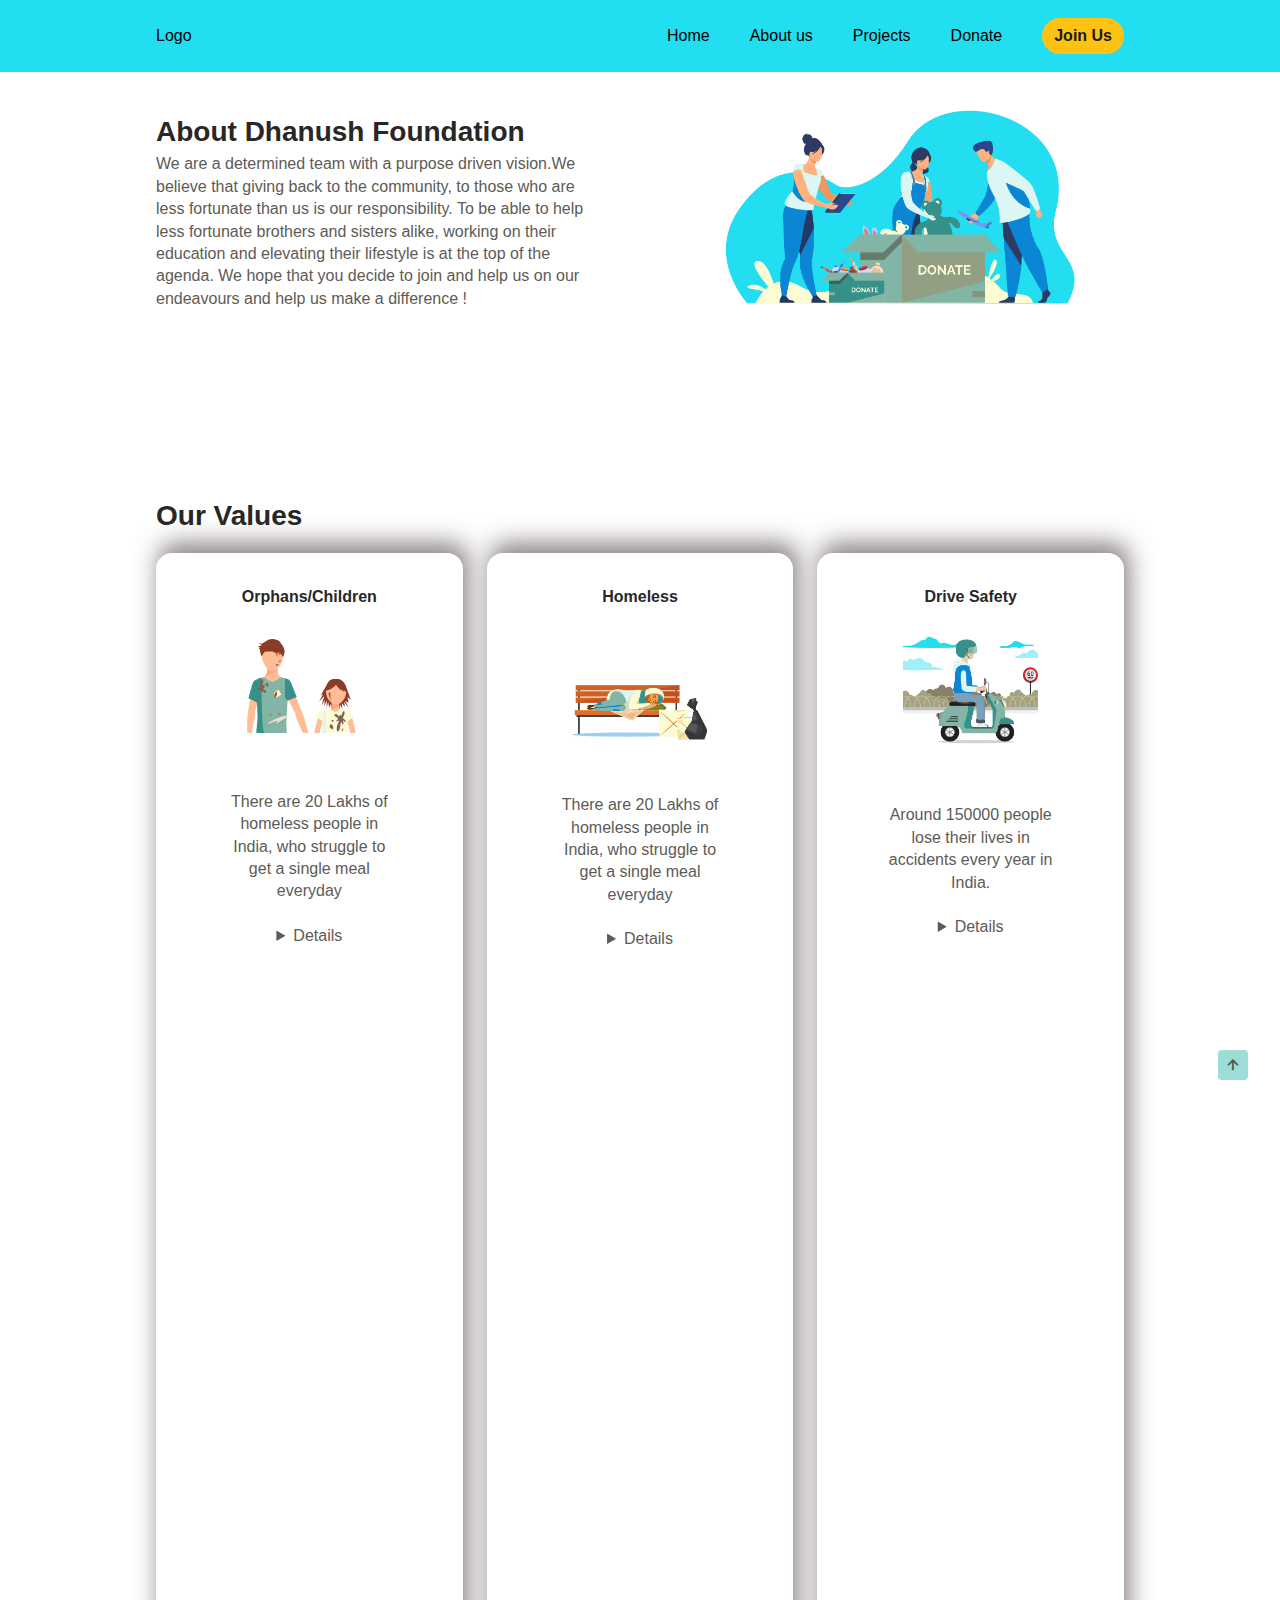
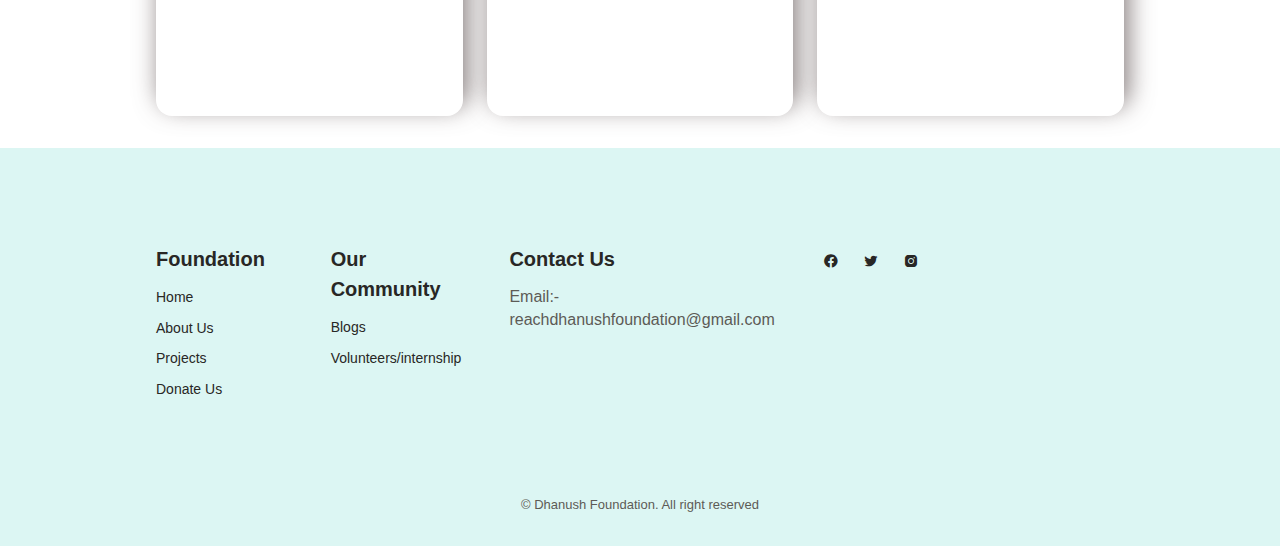
<file: aboutus.html>
<!DOCTYPE html>
<html lang="en">
<head>
    <meta charset="UTF-8">
    <meta http-equiv="X-UA-Compatible" content="IE=edge">
    <meta name="viewport" content="width=device-width, initial-scale=1.0">
    <!--=============== BOXICONS ===============-->
    <link rel="stylesheet" href="https://cdn.jsdelivr.net/npm/boxicons@latest/css/boxicons.min.css">

    <!--=============== CSS ===============-->
    <link rel="stylesheet" href="assets/css/styles.css">
    <title>Dhanush Foundation-About Us</title>
</head>
<body>

    <!--=============== HEADER ===============-->
    <header class="header" id="header">
        <nav class="nav container">
            <a href="#" class="nav__logo">Logo</a>

            <div class="nav__menu" id="nav-menu">
                <ul class="nav__list">
                    <li class="nav__item">
                        <a href="index.html" class="nav__link">Home</a>
                    </li>
                    <li class="nav__item">
                        <a href="aboutus.html" class="nav__link">About us</a>
                    </li>
                    <li class="nav__item">
                        <a href="projects.html" class="nav__link">Projects</a>
                    </li>
                    <li class="nav__item">
                        <a href="https://docs.google.com/forms/d/1a-lnTB8QTLS4rxgk8kqKQ4MxsM67Z0pioV9wgmUUAI4/viewform?edit_requested=true" class="nav__link" target="_blank">Donate</a>
                    </li>
                    <li class="nav__item">
                        <a href="https://docs.google.com/forms/d/1t9bTO-VlHcCkcblJQCl9psDcIkrVtetn-tmM_9RYhA4/viewform?edit_requested=true" class=" hbutton">Join Us</a>
                    </li>
                </ul>
            </div>

            <div class="nav__toggle" id="nav-toggle">
                <i class='bx bx-grid-alt'></i>
            </div>
        </nav>
    </header>

                <!--=============== ABOUT ===============-->
                <section class="about section container" id="about">
                    <div class="about__container grid">
                        <div class="about__data">
                            <h2 class="section__title-center">About Dhanush Foundation</h2>
                            <p class="about__description">
                                We are a determined team with a purpose driven vision.We believe that giving back to the community, to those who are less fortunate than us is our responsibility. To be able to help less fortunate brothers
                                 and sisters alike, working on their education and elevating their lifestyle is at the top of the agenda. We hope that you decide to join and help us on our endeavours and help us make a difference ! 
                            </p>
                        </div>
    
                        <img src="assets/img/DF 2.jpg" alt="secondpic">
    
                    </div>
                </section>
 <!--=============== Missions ===============-->
 <section class="services section container" id="services">
    <h2 class="section__title"> <br>Our Values</h2>
    <div class="services__container grid">
        <div class="services__data">
            <h3 class="services__subtitle">Orphans/Children</h3>
            <svg class="services__img" id="Background" xmlns="http://www.w3.org/2000/svg" viewBox="0 0 135 94"><defs><style>.cls-1{fill:#23def1;}.cls-2{fill:#191919;}.cls-3{fill:#ffbd95;}.cls-4{fill:#ffa47c;}.cls-5{fill:#0b86d4;}.cls-6{fill:#82b5a6;}.cls-7{fill:#36918a;}.cls-8{fill:#8d3b26;}.cls-9{fill:#303030;}.cls-10{fill:#fbfcd4;}.cls-11{fill:#dcf6f3;}.cls-12{fill:#231f20;}.cls-13{fill:#754c29;}.cls-14{fill:none;}.cls-15{fill:#eee1d1;}.cls-16{fill:#a87b6d;}.cls-17{fill:#846157;}.cls-18{fill:#eb7948;}.cls-19{fill:#bf4317;}.cls-20{fill:#6d8963;}</style></defs><title>Dhanush illustration 3</title><ellipse class="cls-1" cx="92.81" cy="181.49" rx="22.71" ry="2.65"/><ellipse class="cls-1" cx="29.91" cy="182.29" rx="29.91" ry="3.45"/><path class="cls-2" d="M206.39,309.18s2.7,4.08,2.52,5.2c-.1.64-.49,3.31-2.35,3.3s-4-1.52-4.51-1.72c-1.47-.6-1.19-6.95-1.19-6.95l.95-1.28Z" transform="translate(-167.27 -132.32)"/><path class="cls-2" d="M189.07,309.18s-2.7,4.08-2.52,5.2c.11.64.49,3.31,2.35,3.3s4-1.52,4.51-1.72c1.47-.6,1.19-6.95,1.19-6.95l-.95-1.28Z" transform="translate(-167.27 -132.32)"/><path class="cls-3" d="M190.48,221c-5.56,0-5.62,4-5.47,16.85s1,27,1.8,29,7.45,1.82,8.22.66,2.7-27.74,2.7-31.9S196.53,221,190.48,221Z" transform="translate(-167.27 -132.32)"/><path class="cls-3" d="M193.2,276.93l-4.9-.12a1.8,1.8,0,0,1-1.67-1.88l.23-10.31a1.76,1.76,0,0,1,1.75-1.78l4.9.12a1.8,1.8,0,0,1,1.67,1.88L195,275.15A1.76,1.76,0,0,1,193.2,276.93Z" transform="translate(-167.27 -132.32)"/><path class="cls-3" d="M190.09,269c-1.7,0-3.78.4-3.55,12.34s2.86,28.51,2.86,28.51h4s2-22.11,2-26.35C195.4,273.88,195.45,269,190.09,269Z" transform="translate(-167.27 -132.32)"/><path class="cls-3" d="M182.73,173.7c-2.62-.53-5.32,2.55-6.19,8.24s-.93,9.66-1.13,11.15-1.94,10.31-2.07,12.73.87,4.79,3,5.18c1.75.32,3.1-4,4.41-8S189.79,175.14,182.73,173.7Z" transform="translate(-167.27 -132.32)"/><path class="cls-3" d="M177.23,201.77c-2.17-.05-4,1.24-4.54,8.26s0,23.46,0,23.46l3.52.08s1.66-13.75,2.56-17.46S182.93,201.89,177.23,201.77Z" transform="translate(-167.27 -132.32)"/><path class="cls-3" d="M205,221c5.56,0,5.37,4.68,5.22,17.49s-1.45,26.76-2.22,28.76-6.78,1.45-7.55.29-2.7-27.74-2.7-31.9S198.93,221,205,221Z" transform="translate(-167.27 -132.32)"/><path class="cls-3" d="M210.44,175.17c2.42-1.24,5.71,1.06,7.81,6.39s3,9.2,3.56,10.6,4.15,9.57,4.82,11.91.22,4.92-1.72,5.86c-1.62.79-6-5.58-7.58-9.38C215.56,196.34,203.94,178.49,210.44,175.17Z" transform="translate(-167.27 -132.32)"/><path class="cls-3" d="M222.37,202.9c2-.78,4.13-.15,6.51,6.53s6.21,22.94,6.21,22.94l-3.32,1.26s-6-12.06-7.45-15.63S218,204.53,222.37,202.9Z" transform="translate(-167.27 -132.32)"/><path class="cls-3" d="M202.25,276.93l4.78-.12a1.78,1.78,0,0,0,1.66-1.86l-.24-10.34a1.75,1.75,0,0,0-1.73-1.77l-4.78.12a1.78,1.78,0,0,0-1.66,1.86l.23,10.34A1.75,1.75,0,0,0,202.25,276.93Z" transform="translate(-167.27 -132.32)"/><path class="cls-3" d="M205.37,269c1.7,0,3.78,1.12,3.55,13.06s-2.86,27.79-2.86,27.79h-4s-2-22.11-2-26.35C200.06,273.88,200,269,205.37,269Z" transform="translate(-167.27 -132.32)"/><path class="cls-3" d="M203.36,166.56c-.31-1.5-1.08-8.9-1.08-8.9h-9.1s-.77,7.4-1.08,8.9-2.89,3.75-2.89,3.75a10.58,10.58,0,0,0,8.52,4.53c4.77,0,8.05-4.53,8.05-4.53S203.67,168.06,203.36,166.56Z" transform="translate(-167.27 -132.32)"/><path class="cls-4" d="M203,163.81c-.19-1.6-.4-3.45-.53-4.72l-4.16-1.43h-5.1s-.77,7.4-1.08,8.9-2.89,3.76-2.89,3.76L203,163.83Z" transform="translate(-167.27 -132.32)"/><path class="cls-3" d="M208.5,148.14c0,8.32-5.82,16.6-10.77,16.6-4.73,0-10.77-8.28-10.77-16.6s4.82-15,10.77-15S208.5,139.83,208.5,148.14Z" transform="translate(-167.27 -132.32)"/><path class="cls-5" d="M184,219.28s-1.44,16.35-1.44,21.48.46,19.79.46,19.79h13.79l1-17.89,1.21,21h12.27s.63-19.46-.18-28.19c-.44-4.78,0-16.15,0-16.15Z" transform="translate(-167.27 -132.32)"/><path class="cls-6" d="M211.53,172.31a21.56,21.56,0,0,0-5.75-2,17,17,0,0,1-7.27,4.4l-1.54-.12a13.55,13.55,0,0,1-7.76-4.28s-4.52,1-6.3,2.15c-3.6,2.35.44,27.9,0,39.07-.11,2.84-1.44,14.68-1.2,18.2.07,1.05,31.31,17.93,31.38,16.88.24-3.52-1.45-26.63-1.5-28.48C211.37,210.63,215.12,174.66,211.53,172.31Z" transform="translate(-167.27 -132.32)"/><path class="cls-7" d="M183.84,172.55s-4.25.08-5.65,3.4-4.48,15.68-4.48,15.68L183,196l2-3.76Z" transform="translate(-167.27 -132.32)"/><path class="cls-7" d="M210.2,171.76s4.25.08,5.65,3.39,6.1,15.26,6.1,15.26l-9.4,3.58-2.35-3.76Z" transform="translate(-167.27 -132.32)"/><path class="cls-8" d="M187,149.81c-.48-.9-2.09-4.75-1.74-6.48a35,35,0,0,1,2.87-6.64c.63-1.13,6.22-4.15,7.06-4.22a20.13,20.13,0,0,1,4.83,0c1.75.3,4.82,1.58,5.52,3.09s2.44,3.24,3,4.45,1.55,4.3,1.41,4.75-.91,4.22-1,4.52a7.79,7.79,0,0,1-.57,1.16s-2.51-4.1-2.58-4.85-14.75-1-15.66-.45S187,149.81,187,149.81Z" transform="translate(-167.27 -132.32)"/><path class="cls-9" d="M193.4,310.94a3.4,3.4,0,0,1-3.09,2.52c-1.3-.22-1.95-2.08-1.52-3.83s1.8-2.89,3.08-2.52S193.82,309.18,193.4,310.94Z" transform="translate(-167.27 -132.32)"/><path class="cls-9" d="M202.06,310.94a3.4,3.4,0,0,0,3.09,2.52c1.3-.22,1.95-2.08,1.52-3.83s-1.8-2.89-3.08-2.52S201.64,309.18,202.06,310.94Z" transform="translate(-167.27 -132.32)"/><path class="cls-4" d="M174.2,239.33a17.89,17.89,0,0,0,.92,2.5,11.11,11.11,0,0,0,1.25,1.32,2.14,2.14,0,0,1,.56,1.37c-.23.43-.89,0-1.2-.33a11.84,11.84,0,0,1-1.38-1.57,11,11,0,0,1-1.3-2.29C173,239.85,174.2,239.33,174.2,239.33Z" transform="translate(-167.27 -132.32)"/><path class="cls-4" d="M173.87,238.75a15,15,0,0,0,1.44,2c.38.31.7.22,1.27.37s1.07.45,1.15.91-.67.36-1.07.32a3.79,3.79,0,0,1-1.83-.67,9.59,9.59,0,0,1-1.74-1.66C172.9,239.57,173.87,238.75,173.87,238.75Z" transform="translate(-167.27 -132.32)"/><path class="cls-4" d="M173.83,238.45a12.24,12.24,0,0,0,1.47,1.39c.36.19.61.07,1.1.09s.95.21,1.07.57-.5.41-.84.45a3,3,0,0,1-1.61-.26,7.67,7.67,0,0,1-1.67-1.1C173.14,239.28,173.83,238.45,173.83,238.45Z" transform="translate(-167.27 -132.32)"/><path class="cls-3" d="M179.35,241.2c-.08.3-.78.19-1.3-.15a3.93,3.93,0,0,1-1.19-2.21c-.11-.65-.53-1.54-1-1.44a4,4,0,0,0-1.7,2.06,9.81,9.81,0,0,0-.1,2.86,9.64,9.64,0,0,0,1.38,2,4.28,4.28,0,0,1,.92,1.46.67.67,0,0,1-.29.75c-.18.15-.62-.68-1.29-1.16a20.11,20.11,0,0,1-2.13-2c-.09-.13-.66-2.8-.8-3.61s1-4.89.8-5.18.11-6.47.11-6.47l4.33-1.32s-.83,5.22-.59,5.9a14,14,0,0,0,1.15,2.14,9.75,9.75,0,0,1,.75,3.76C178.56,239.74,179.47,240.74,179.35,241.2Z" transform="translate(-167.27 -132.32)"/><path class="cls-3" d="M237,239.12h0a.63.63,0,0,1-.87-.38l-1.2-2.94a.78.78,0,0,1,.31-1h0a.63.63,0,0,1,.86.38l1.21,2.95A.79.79,0,0,1,237,239.12Z" transform="translate(-167.27 -132.32)"/><path class="cls-3" d="M235.9,239.82h0a.65.65,0,0,1-.87-.39l-1.2-2.94a.79.79,0,0,1,.31-1h0a.65.65,0,0,1,.87.39l1.2,2.94A.81.81,0,0,1,235.9,239.82Z" transform="translate(-167.27 -132.32)"/><path class="cls-3" d="M234.84,240.42h0A.63.63,0,0,1,234,240l-1.21-2.94a.81.81,0,0,1,.31-1h0a.64.64,0,0,1,.87.39l1.2,2.94A.79.79,0,0,1,234.84,240.42Z" transform="translate(-167.27 -132.32)"/><path class="cls-3" d="M233.77,240.88h0a.62.62,0,0,1-.86-.38l-1.21-2.94a.81.81,0,0,1,.31-1h0a.64.64,0,0,1,.87.38l1.2,2.95A.77.77,0,0,1,233.77,240.88Z" transform="translate(-167.27 -132.32)"/><path class="cls-3" d="M230.5,231.58a32.45,32.45,0,0,0,.21,4.85,35,35,0,0,0,2.38,4.33s.6-1.67,1.36-1.93,2.81-.7,2.81-.7a26.73,26.73,0,0,0-1.26-4.95,17,17,0,0,0-1.66-2.72Z" transform="translate(-167.27 -132.32)"/><polygon class="cls-8" points="21.78 4.46 16.72 4.46 20.2 5.88 15.79 7.7 18.14 8.45 16.72 9.42 18.24 10.77 21.78 4.46"/><path class="cls-8" d="M197.73,144.87s3.69,1.14,4,2.67.71,2.9.71,2.9.59-3.19,0-4.3,1.07-.51,1.3.12a26.73,26.73,0,0,0,1.54,2.65l-.47-4,1.54,4,.59-2.65-1.2-4.88Z" transform="translate(-167.27 -132.32)"/><path class="cls-7" d="M189.05,224.93c-2-4.6-2.37-54-2.37-54a16.27,16.27,0,0,0-3.77,1.49c-3.6,2.35.44,27.9,0,39.07-.11,2.84-1.44,14.68-1.2,18.2,0,.43,5.24,3.49,11.41,6.89h0A113.79,113.79,0,0,0,189.05,224.93Z" transform="translate(-167.27 -132.32)"/><polygon class="cls-8" points="86.16 43.42 78.68 56.49 81.19 54.96 77.02 62.76 82.25 56.88 79.5 66.73 82.96 60.8 81.99 67.4 84.65 61.67 84.74 69.03 86.16 62.76 87.22 69.03 88.38 64.63 89.46 69.03 97.46 70.11 98.14 65.78 100.36 69.7 99.83 64.25 103.03 67.83 101.96 62.76 106.75 68.93 103.28 61.67 106.75 63.77 105.42 58.12 108.89 61.09 103.62 46.5 86.16 43.42"/><polygon class="cls-3" points="97.65 72.89 89.35 72.89 89.87 62.76 96.96 62.76 97.65 72.89"/><path class="cls-3" d="M265.7,279.1a4.16,4.16,0,0,1,7.22.5c1.32,2.5,1.58,7.6,1.32,11.06-.28,3.75-2,8.1-1.84,12.53s1.63,7.41,1.73,8.45-1.12,2.07-2.5,2.29a2.37,2.37,0,0,1-2.92-2.3c-.21-2.18.36-4.84-.34-8.44A131.58,131.58,0,0,1,265.75,289C264.78,281.48,265.7,279.1,265.7,279.1Z" transform="translate(-167.27 -132.32)"/><path class="cls-3" d="M272.81,278.76a3.36,3.36,0,0,1-2.48,3.14c-1.27.25-3,.5-3.77-.83-2-3.49-4.47-21.77-4.47-21.77s-1-9.11,2.46-10,8.13-.77,8.81,5.48S273.14,272.91,272.81,278.76Z" transform="translate(-167.27 -132.32)"/><path class="cls-3" d="M254.87,279.1a4.16,4.16,0,0,0-7.23.5c-1.31,2.5-1.57,7.6-1.32,11,.28,3.76,2,8.1,1.84,12.54s-1.64,7.41-1.74,8.44,1.13,2.07,2.5,2.3a2.38,2.38,0,0,0,2.93-2.31c.2-2.17-.37-4.83.34-8.43A132.93,132.93,0,0,0,254.8,289C255.78,281.48,254.87,279.1,254.87,279.1Z" transform="translate(-167.27 -132.32)"/><path class="cls-3" d="M247.75,278.76a3.35,3.35,0,0,0,2.48,3.13c1.27.26,3,.51,3.77-.82,2-3.5,4.46-21.77,4.46-21.77s1-9.11-2.45-10-8.12-.77-8.82,5.47S247.42,272.91,247.75,278.76Z" transform="translate(-167.27 -132.32)"/><path class="cls-3" d="M271.43,204.36c3.62-1.9,4.52.81,6.6,8.93s4.5,16.58,1,17.44-4-8.62-5.57-13.22S268.53,205.9,271.43,204.36Z" transform="translate(-167.27 -132.32)"/><path class="cls-3" d="M276.15,227.89c.1,3.2.65,4.83,1.69,9.62s2.77,12,2.77,12l2.19-.52s.15-6.64,0-10.94c-.17-4.64-.61-8.36-1.92-10.45C278.7,224.11,276.15,227.89,276.15,227.89Z" transform="translate(-167.27 -132.32)"/><path class="cls-3" d="M249.11,205.12c-3.59-1.93-4.52.77-6.68,8.87s-4.64,16.53-1.19,17.43,4.11-8.58,5.69-13.17S252,206.69,249.11,205.12Z" transform="translate(-167.27 -132.32)"/><path class="cls-10" d="M248.59,202.47c-2.4-.79-6.92,7.91-6.92,7.91l7.88,5.46S251.59,203.47,248.59,202.47Z" transform="translate(-167.27 -132.32)"/><polygon class="cls-4" points="96.96 62.76 97.25 67.04 89.46 70.7 89.87 62.76 96.96 62.76"/><path class="cls-10" d="M272.18,202.47c2.41-.79,6.92,7.91,6.92,7.91l-7.87,5.46S269.18,203.47,272.18,202.47Z" transform="translate(-167.27 -132.32)"/><path class="cls-10" d="M276.16,270.78H243.24l5.9-67.77h7.59s2,2.2,4,2.2c2.19,0,4-2.2,4-2.2h6.79Z" transform="translate(-167.27 -132.32)"/><path class="cls-3" d="M271.48,185.33c0,7-6,12.77-10.09,12.77-3.69,0-10.1-5.72-10.1-12.77s4.52-12.78,10.1-12.78S271.48,178.28,271.48,185.33Z" transform="translate(-167.27 -132.32)"/><path class="cls-8" d="M261.39,178.08s2.45,3.56,4.79,4.48a32.85,32.85,0,0,0,5.23,1.44,10.65,10.65,0,0,0-2.64-8.68c-3.57-3.82-7.38-2.77-7.38-2.77s-5-1-7.41,2.37c-3.75,5.27-2.63,9.08-2.63,9.08s3.92-.65,6.08-2.36C258.9,180.48,261.39,178.08,261.39,178.08Z" transform="translate(-167.27 -132.32)"/><path class="cls-2" d="M268.67,309.59s-.88,6.85,3.25,6.87c3.43,0,3-3.51,1.47-7.38,0,0,.54,2.57-1.8,3S268.67,309.59,268.67,309.59Z" transform="translate(-167.27 -132.32)"/><path class="cls-2" d="M251.86,309.08s.85,7.51-3.28,7.52c-3.44,0-3-3.51-1.48-7.38,0,0-.54,2.57,1.8,3S251.86,309.08,251.86,309.08Z" transform="translate(-167.27 -132.32)"/><path class="cls-3" d="M241.35,226.71c-1.33.13-2.26,1.29-3.53,2.89a71.82,71.82,0,0,0-4.13,7.37l1.4,2.37s2.26-1.82,3.66-3.06a29.56,29.56,0,0,0,4.72-6.5A2.64,2.64,0,0,0,241.35,226.71Z" transform="translate(-167.27 -132.32)"/><polygon class="cls-11" points="83.55 70.7 85.62 135.94 108.89 138.47 75.97 138.47 81.86 70.7 83.55 70.7"/><path class="cls-4" d="M282.14,252.12a11.62,11.62,0,0,1-.49,1.68,7.27,7.27,0,0,1-.76.92,1.41,1.41,0,0,0-.3.92c.16.27.57,0,.76-.27a8.82,8.82,0,0,0,.84-1.09,8.22,8.22,0,0,0,.75-1.57C283,252.39,282.14,252.12,282.14,252.12Z" transform="translate(-167.27 -132.32)"/><path class="cls-4" d="M282.34,251.72a11,11,0,0,1-.86,1.36c-.24.21-.45.18-.81.3s-.69.35-.72.65.46.2.71.16a2.59,2.59,0,0,0,1.17-.53,6.76,6.76,0,0,0,1.07-1.18C283,252.21,282.34,251.72,282.34,251.72Z" transform="translate(-167.27 -132.32)"/><path class="cls-4" d="M282.35,251.52a8.6,8.6,0,0,1-.9,1c-.23.15-.4.08-.72.12s-.61.18-.67.43.34.24.56.24a2.07,2.07,0,0,0,1.05-.24,5.26,5.26,0,0,0,1-.8C282.83,252,282.35,251.52,282.35,251.52Z" transform="translate(-167.27 -132.32)"/><path class="cls-3" d="M278.86,253.6c.06.19.52.08.84-.17a2.65,2.65,0,0,0,.69-1.5c0-.43.28-1,.57-1a2.53,2.53,0,0,1,1.19,1.26,6,6,0,0,1,.19,1.87,6.71,6.71,0,0,1-.81,1.35,2.74,2.74,0,0,0-.54,1,.41.41,0,0,0,.22.47c.12.09.37-.47.79-.82a13.58,13.58,0,0,0,1.31-1.43c.05-.09.31-1.86.37-2.4s-.84-3.14-.75-3.34-.35-4.22-.35-4.22L279.4,244a23.66,23.66,0,0,1,.94,3.89,9.31,9.31,0,0,1-.67,1.45,6.53,6.53,0,0,0-.32,2.49C279.31,252.6,278.76,253.3,278.86,253.6Z" transform="translate(-167.27 -132.32)"/><polygon class="cls-8" points="94.41 45.88 99.03 51.68 98.99 50.2 102.36 53.01 101.98 51.28 105.55 53.96 103.94 50.3 94.41 45.88"/><polygon class="cls-5" points="78.69 138.47 76.28 162.45 87.98 163.98 90.6 138.47 78.69 138.47"/><polygon class="cls-5" points="95.57 138.47 96.87 157.14 108.28 155.69 107.06 138.47 95.57 138.47"/><polygon class="cls-5" points="101.92 156.5 102.54 158.11 102.54 156.77 103.85 158.94 103.5 156.5 105.98 158.43 105.39 156.5 108.28 158.94 107.26 156.2 109.59 157.14 108.28 155.69 101.92 156.5"/><polygon class="cls-5" points="90.6 138.47 78.69 138.47 77.99 145.44 90.14 142.93 90.6 138.47"/><polygon class="cls-5" points="95.57 138.47 95.81 141.95 107.31 141.95 107.06 138.47 95.57 138.47"/><rect class="cls-10" x="200" y="184" width="5.7" height="5.7" transform="translate(-233.52 -5.86) rotate(-30)"/><line class="cls-12" x1="31.69" y1="53.49" x2="28.74" y2="53.01"/><line class="cls-12" x1="34.54" y1="58.42" x2="34.54" y2="60.1"/><line class="cls-12" x1="36.63" y1="50.63" x2="37.13" y2="48.24"/><line class="cls-12" x1="39.48" y1="55.57" x2="41.13" y2="55.57"/><path class="cls-13" d="M201.65,186.14a9.57,9.57,0,0,1-3.75-1.92" transform="translate(-167.27 -132.32)"/><path class="cls-13" d="M204.88,188.59a3.84,3.84,0,0,0,1.67.78" transform="translate(-167.27 -132.32)"/><path class="cls-14" d="M260.36,219.34l2.16-.12" transform="translate(-167.27 -132.32)"/><path class="cls-15" d="M194.16,216.88a1.69,1.69,0,0,1-.58-.1c-.08-.56.43-.94.86-1.16l4.37-2.21c3.41-1.72,6.85-3.46,10.5-4.15a2.27,2.27,0,0,1,.48,0c1.14,0,2.9.52,1.5,1.89a14,14,0,0,1-3.76,2.11,16.11,16.11,0,0,0-2.88,1.9,7.63,7.63,0,0,1-1.52,1.12,2,2,0,0,1-.93.23,1.49,1.49,0,0,1-.81-.23l2.17-2.31a18.18,18.18,0,0,0-7.31,2.18,4.76,4.76,0,0,1-2.09.77" transform="translate(-167.27 -132.32)"/><path class="cls-16" d="M204.48,208.49a1.48,1.48,0,0,0,1.78-1c.08-.21.11-.51-.06-.63s-.33,0-.5,0-.52-.45-.82-.58-.7.11-1,.36l-.58.49a1.62,1.62,0,0,0-.58.73c-.1.32,0,.77.32.81s.6-.54,1-.5.6.63.89.43l-.41-.14Z" transform="translate(-167.27 -132.32)"/><path class="cls-16" d="M195.68,207.43a1.84,1.84,0,0,0-.69,1.08.75.75,0,0,0,0,.42.57.57,0,0,0,.31.3,1.32,1.32,0,0,0,1.71-.83.7.7,0,0,0,0-.53.55.55,0,0,0-.27-.27,2.51,2.51,0,0,0-1-.32l-.11.15Z" transform="translate(-167.27 -132.32)"/><path class="cls-16" d="M203.83,154.38a.39.39,0,0,1,.47-.14.57.57,0,0,0,.38.08c.17-.06.25-.29.34-.47.65-1.29,1.34.67.77,1.38s-2.45,0-2-.85Z" transform="translate(-167.27 -132.32)"/><path class="cls-17" d="M192.27,235.79c-.58-.65-1.52-.35-2.22.09a9.5,9.5,0,0,0-2.15,1.83c-.45.51-1,1.12-1.6.88s-.74-1.12-.58-1.82.52-1.29.71-2a1.82,1.82,0,0,0-.39-1.92c-.66-.44-1.45.31-1.79,1.12a6,6,0,0,0-.45,2,2.2,2.2,0,0,1-.2,1.13.71.71,0,0,1-.81.29c-.23,5.88-.19,11.78.1,17.65a2.38,2.38,0,0,0,2.76-1.12,3.64,3.64,0,0,0,0-2.5,21.52,21.52,0,0,1-.78-2.39,3.09,3.09,0,0,0,1.34-.18,1,1,0,0,0,.38-.24,1,1,0,0,0,.16-.8,2.88,2.88,0,0,0-1.46-1.76,2.14,2.14,0,0,1-1-2,1.77,1.77,0,0,1,.43-.77c1.14-1.33,2.8-1.69,4.31-2.22a5.1,5.1,0,0,0,3.6-3.34,2.21,2.21,0,0,0-.31-2Z" transform="translate(-167.27 -132.32)"/><path class="cls-17" d="M263.94,209.5c-.5-.21-.77-.85-1.14-1.31a2.12,2.12,0,0,0-2.14-.79,1.18,1.18,0,0,0-1,1c0,.67.54,1.13,1.05,1.41l1.64.94a1.56,1.56,0,0,1,.77.73,1.66,1.66,0,0,1-.56,1.67,3.7,3.7,0,0,0-1.14,1.34c.34.39.89.13,1.32-.11s1-.4,1.29.08-.09,1-.38,1.47a11,11,0,0,0-1.62,7.2c.08.66.31,1.44.85,1.59a1.13,1.13,0,0,0,1-.42,6,6,0,0,0,1.43-3.19c.23-1.2.28-2.44.48-3.65.14-.89.48-1.9,1.21-2.13.06.54.13,1.09.19,1.63,0,.33.11.71.36.82a.46.46,0,0,0,.38,0,1.69,1.69,0,0,0,.82-1.41,5.12,5.12,0,0,0-.22-1.78.88.88,0,0,1,0-.48.42.42,0,0,1,.7-.16,2.29,2.29,0,0,1,.47.84c.13.3.33.6.6.64.44.06.74-.6.62-1.11a2.45,2.45,0,0,0-.83-1.18l-1.49-1.35a1.18,1.18,0,0,1-.47-.72,1.45,1.45,0,0,1,.43-1,7,7,0,0,0,1.28-4.76,1.15,1.15,0,0,0-.13-.49.65.65,0,0,0-.86-.21,2.76,2.76,0,0,0-1.23,1.78,14.91,14.91,0,0,1-.68,2.24c-.16.33-.49.67-.77.49-.55-.33-.12-2.14-.87-1-.41.62-.39,1.8-1.41,1.38Z" transform="translate(-167.27 -132.32)"/><path class="cls-17" d="M254.9,219.26a2.24,2.24,0,0,0,.08,1.31c.37.86,1.41.9,2,1.6.23.3.45.75.78.68s.34-.31.44-.54a3.29,3.29,0,0,0,.31-2.51c-.33-.75-1.15-1-1.56-1.7a3.09,3.09,0,0,0-.38-.64c-.68-.71-1.52,1.24-1.63,1.8Z" transform="translate(-167.27 -132.32)"/><path class="cls-17" d="M267.52,222.41c.13-.34.37-.73.69-.68s.43.42.4.75a2,2,0,0,1-.36.88c-.28.44-.75,1.42-1.29,1.31a5.92,5.92,0,0,1,.56-2.26Z" transform="translate(-167.27 -132.32)"/><path class="cls-17" d="M192.2,179.84c.31.24.64.38,1,.11a2.61,2.61,0,0,0,.5-1.86,2,2,0,0,0-.6-1.48c-.36-.23-2.05-.65-2.19.21a3.44,3.44,0,0,0,1.34,3Z" transform="translate(-167.27 -132.32)"/><path class="cls-17" d="M272.42,247.19a2.26,2.26,0,0,0,.12.83c.1.25.32.46.55.42s.42-.34.49-.63a2.15,2.15,0,0,0-.09-1.28,5,5,0,0,0-.34-.65,12.12,12.12,0,0,1-.54-1.29,10.71,10.71,0,0,0-.19,2.6Z" transform="translate(-167.27 -132.32)"/><path class="cls-17" d="M267.31,250.22a.91.91,0,0,0-.14.93.41.41,0,0,0,.53.16,1,1,0,0,0,.44-.43c.18-.3.57-1.07.19-1.31s-.85.39-1,.65Z" transform="translate(-167.27 -132.32)"/><path class="cls-17" d="M256.81,213.3a1.17,1.17,0,0,0,0,.74,1.51,1.51,0,0,0,.77,1,1.11,1.11,0,0,0,1.12-.14.78.78,0,0,0,.33-.77.88.88,0,0,0-.47-.48c-.39-.21-1.4-1-1.71-.35Z" transform="translate(-167.27 -132.32)"/><path class="cls-17" d="M269,240.43c.3-.16.7.18.67.57s-.48.65-.75.42a.69.69,0,0,1,.08-1Z" transform="translate(-167.27 -132.32)"/><path class="cls-17" d="M183.35,181.09a.74.74,0,0,1,0-.39c.11-.28.46-.22.66,0s.34.48.57.6c.44.2.91-.33,1-.89a4.66,4.66,0,0,0-.25-1.65,7.57,7.57,0,0,1,.48-4.84,2.84,2.84,0,0,1,1-1.25,1.08,1.08,0,0,1,1.37.15,2.44,2.44,0,0,1,.35,1.81,11.56,11.56,0,0,1-.69,3.05c-.12.31-.23.74,0,.93s.58-.18.88-.35c.52-.31,1.18.23,1.3.92a2.71,2.71,0,0,1-.52,1.93c-.37.54-.84,1-1.21,1.51.77.6,1.91.25,2.57,1a1.74,1.74,0,0,1,0,2.11,1.1,1.1,0,0,1-1.74-.08,3.79,3.79,0,0,0-.49-.72c-.59-.5-1.26.16-1.86.15s-.76-.25-1.21-.66a5.61,5.61,0,0,1-2.2-3.3Z" transform="translate(-167.27 -132.32)"/><path class="cls-17" d="M255.41,192.35a28.33,28.33,0,0,1-1.3-3.69,5.19,5.19,0,0,1-.21-1.56,2,2,0,0,1,.52-1.36.69.69,0,0,1,.6-.22,1,1,0,0,1,.66.78,4,4,0,0,1,0,1.14,23,23,0,0,0,.09,3.32c.06.73.59,2.29.25,2.87a4,4,0,0,1-.65-1.28Z" transform="translate(-167.27 -132.32)"/><path class="cls-17" d="M200.93,158a.92.92,0,0,0-.05.92.72.72,0,0,0,1,.19,8.76,8.76,0,0,1,.95-.52c.49-.15,1.81-.69.71-1.14a2.42,2.42,0,0,0-2.57.55Z" transform="translate(-167.27 -132.32)"/><path class="cls-18" d="M247.73,260.57a5.21,5.21,0,0,0-1.15-1.47,13.74,13.74,0,0,0,.64-2.73c.15-1.22-.32-3,0-4.07a2.65,2.65,0,0,1,2.48-1.38c.86,0,1.61.39,1.61,1.4a3.8,3.8,0,0,1-1,2.11c-1.23,1.76-1.8,4-2.58,6.14" transform="translate(-167.27 -132.32)"/><path class="cls-19" d="M202,188.87a3.86,3.86,0,0,0,.21-2.74,16.31,16.31,0,0,0-.72-1.66,7.44,7.44,0,0,0-1.67,4.58,5.64,5.64,0,0,0,0,1.48,4.12,4.12,0,0,0,.23.78l.3-.4a11.1,11.1,0,0,0,1.62-2Z" transform="translate(-167.27 -132.32)"/><path class="cls-18" d="M270,277.63c-.31,0-.57-.4-.67-.78a10.6,10.6,0,0,1-.14-2.11,7.53,7.53,0,0,0-.3-1.84,3.71,3.71,0,0,1-.26-1.13c0-.66.23-.86.56-.86a2.62,2.62,0,0,1,.84.22,2.69,2.69,0,0,0,.81.21H271a3.59,3.59,0,0,1,.67-.24h0c.37,0,.68.4.74.84a2.1,2.1,0,0,1-.27,1.28c-.2.39-.46.72-.68,1.09a8.26,8.26,0,0,0-.83,2.39c-.08.38-.2.82-.51.92a.25.25,0,0,1-.12,0" transform="translate(-167.27 -132.32)"/><path class="cls-20" d="M207.38,248.61a4,4,0,0,0,1.3.12.52.52,0,0,1,.42.08.78.78,0,0,1,.19.52,29.85,29.85,0,0,0-.46-9.16,22.48,22.48,0,0,1-.77,7,8.25,8.25,0,0,1-.68,1.44Z" transform="translate(-167.27 -132.32)"/><path class="cls-20" d="M246,266.8c1.14,3.6,1.07,7.61,1,11.49q-.1,5.06-.23,10.1a7.31,7.31,0,0,1-.08,1.05,1.37,1.37,0,0,0,.23-.19,4.22,4.22,0,0,0,.77-2.75c.12-2.89.18-5.79.19-8.68a37,37,0,0,0-.7-8.49A5.53,5.53,0,0,0,246,266.8Z" transform="translate(-167.27 -132.32)"/></svg>
            <div class="body1">
                <p>There are 20 Lakhs of homeless people in India, who struggle to get a single meal everyday</p>
                <br>
              <details>
               <summary1>
                 <span id="open"></span> 
                 <span id="close"></span> 
               </summary>
                 <p>
                    We Try to put a smile on the faces of kids who are not as fortunate as us.
                    Losing our parents or being abandoned by them is a place which we can't imagine ourselves in, but for a lot of beautiful souls it isn't their imagination but their reality
                    Join us in making their days a little brighter.
                 </p>
                </details>
              </div>
            <!-- <div>
                <a href="#" class="button button-link">Learn More</a>
            </div> -->
        </div>

        <div class="services__data">
            <h3 class="services__subtitle">Homeless</h3>
            <br>
            <img src="assets/img/DF 4.jpg"  class="services__img"alt="" srcset="">
            
            <div class="body1">
                <p>There are 20 Lakhs of homeless people in India, who struggle to get a single meal everyday</p>
                <br>
              <details>
               <summary1>
                 <span id="open"></span> 
                 <span id="close"></span> 
               </summary>
                 <p>
                    There are 20 Lakhs of homeless people in India, who struggle to get a single meal everyday, We try to feed them and help them fight hunger within our power
                    Join us to make this possible
                 </p>
                </details>
              </div>
            <!-- <button onclick="readmore()" id="mybtn">Read More</button> -->
        </div>
        <div class="services__data">
            <h3 class="services__subtitle">Drive Safety</h3>
            <img src="assets/img/df 5f (1).jpg" class="services__img"alt="#######">
            <div class="body1">
                <p>Around 150000 people lose their lives in accidents every year in India.</p>
                <br>
              <details>
               <summary1>
                 <span id="open"></span> 
                 <span id="close"></span> 
               </summary>
                 <p>
                    Around 150000 people lose their lives in accidents every year in India.
                    We conduct awareness campaigns and educate them about driving safety
                    Hoping to make the society a driving safe one.
                 </p>
                </details>
              </div>
            <!-- <div>
                <a href="#" class="button button-link">Learn More</a>
            </div> -->
        </div>
    </div>
</section>

</main>


        <!--=============== FOOTER ===============-->
        <footer class="footer section ">
            <div class="footer__container container grid">                
                    <div class="footer__content">
                        <h3 class="footer__title">Foundation</h3>
                        <ul class="footer__links">
                            <li><a href="index.html" class="footer__link">Home </a></li>
                            <li><a href="aboutus.html" class="footer__link">About Us</a></li>
                            <li><a href="projects.html" class="footer__link">Projects</a></li>
                            <li><a href="https://docs.google.com/forms/d/1a-lnTB8QTLS4rxgk8kqKQ4MxsM67Z0pioV9wgmUUAI4/viewform?edit_requested=true" class="footer__link">Donate Us</a></li>
                        </ul>
                    </div>
    
                    <div class="footer__content">
                        <h3 class="footer__title">Our Community</h3>
                        <ul class="footer__links">
                            <li><a href="#" class="footer__link">Blogs</a></li>
                            <li><a href="#" class="footer__link">Volunteers/internship</a></li>
                        </ul>
                    </div>
    
                    <div class="footer__content">
                        <h3 class="footer__title">Contact Us</h3>
                        <p>
                            
                            Email:- reachdhanushfoundation@gmail.com
                        </p>
                    </div>
    
                    <div class="footer__social">
                        <a href="#" class="footer__social-link"><i class='bx bxl-facebook-circle '></i></a>
                        <a href="#" class="footer__social-link"><i class='bx bxl-twitter'></i></a>
                        <a href="#" class="footer__social-link"><i class='bx bxl-instagram-alt'></i></a>
                    </div>
                </div>
    
                <p class="footer__copy">&#169; Dhanush Foundation. All right reserved</p>
            </footer>
    
            <!--=============== SCROLL UP ===============-->
            <a href="#" class="scrollup" id="scroll-up">
                <i class='bx bx-up-arrow-alt scrollup__icon'></i>
            </a>
    
            <!--=============== MAIN JS ===============-->
            <script src="assets/js/main.js"></script>


    
    
</body>
</html>
</file>
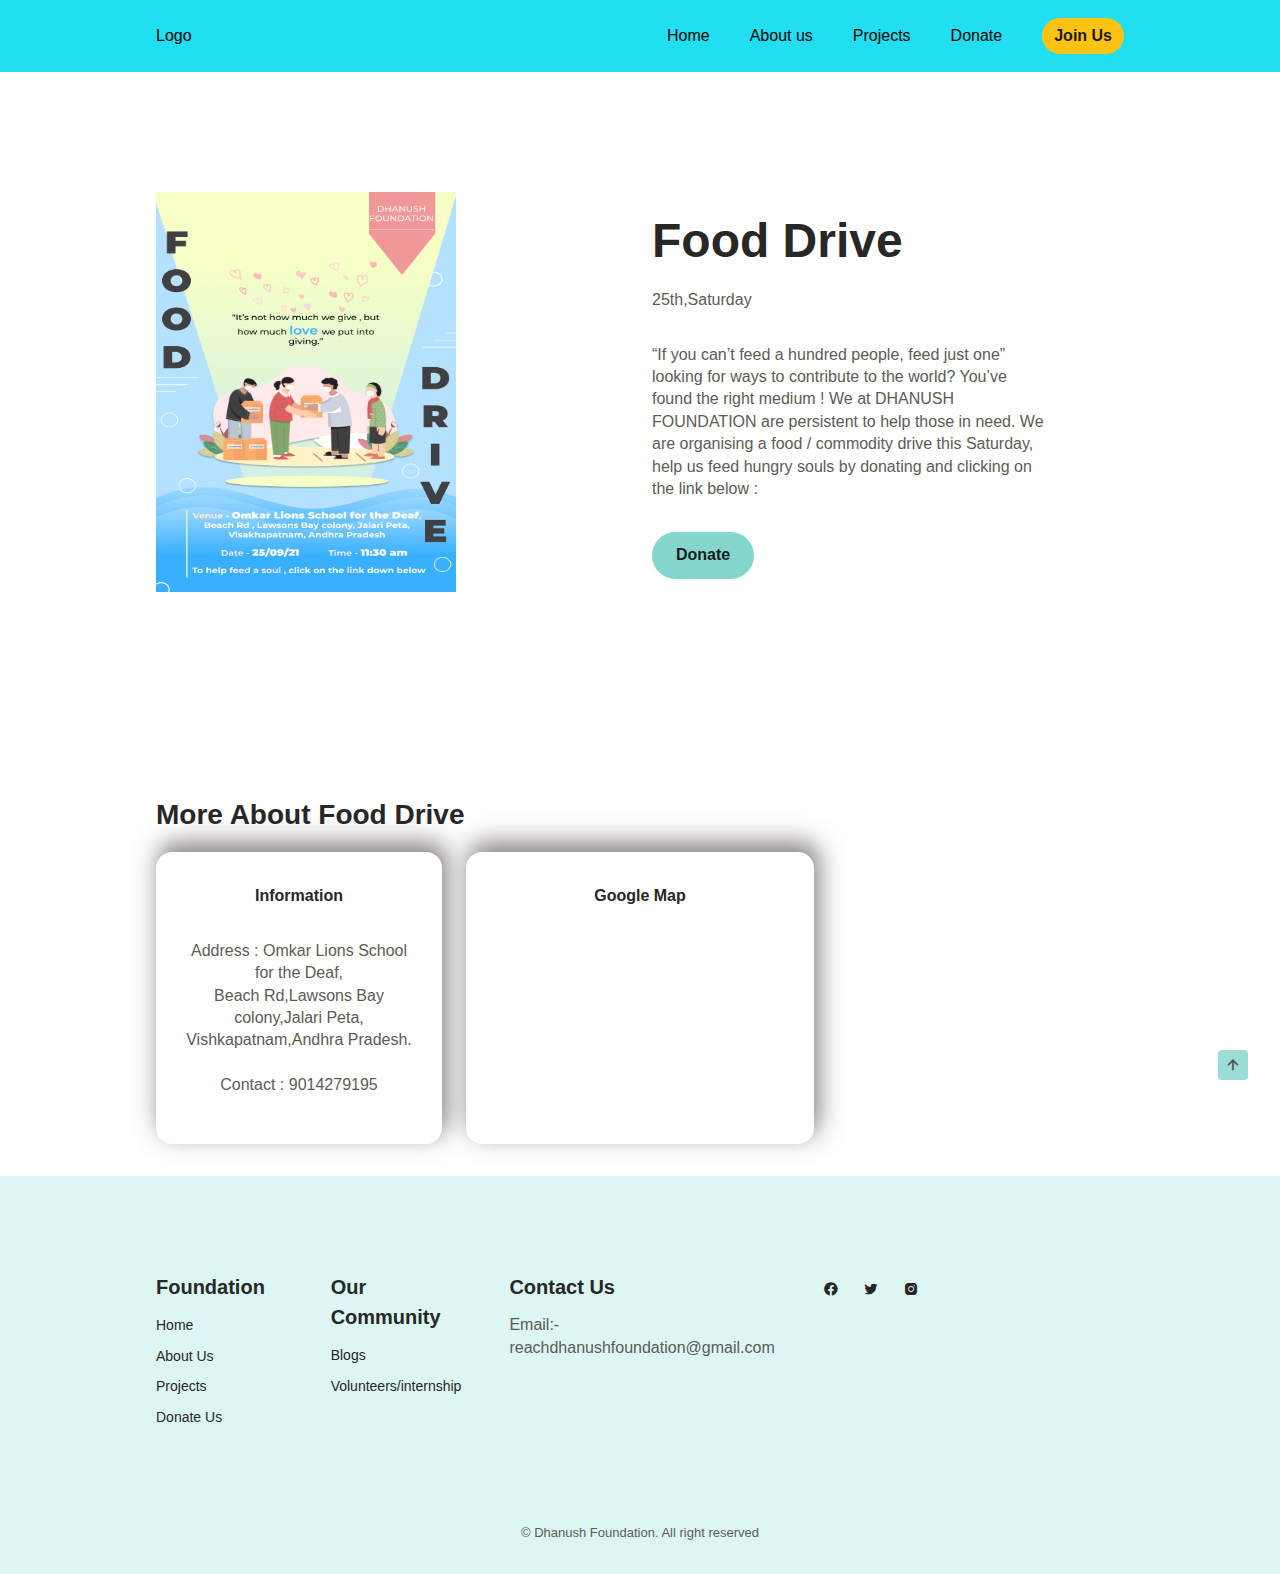
<file: projects.html>
<!DOCTYPE html>
<html lang="en">
<head>
    <meta charset="UTF-8">
    <meta http-equiv="X-UA-Compatible" content="IE=edge">
    <meta name="viewport" content="width=device-width, initial-scale=1.0">
    <link rel="stylesheet" href="assets/css/styles.css">
    <link rel="stylesheet" href="assets/css/projects.css">

            <!--=============== BOXICONS ===============-->
            <link rel="stylesheet" href="https://cdn.jsdelivr.net/npm/boxicons@latest/css/boxicons.min.css">
    
    <title>Dhanush Foundation-Projects</title>
</head>
<body>
         <!--=============== HEADER ===============-->
         <header class="header" id="header">
            <nav class="nav container">
                <a href="#" class="nav__logo">Logo</a>

                <div class="nav__menu" id="nav-menu">
                    <ul class="nav__list">
                        <li class="nav__item">
                            <a href="index.html" class="nav__link">Home</a>
                        </li>
                        <li class="nav__item">
                            <a href="aboutus.html" class="nav__link">About us</a>
                        </li>
                        <li class="nav__item">
                            <a href="projects.html" class="nav__link">Projects</a>
                        </li>
                        <li class="nav__item">
                            <a href="https://docs.google.com/forms/d/1a-lnTB8QTLS4rxgk8kqKQ4MxsM67Z0pioV9wgmUUAI4/viewform?edit_requested=true" class="nav__link" target="_blank">Donate</a>
                        </li>
                        <li class="nav__item">
                            <a href="https://docs.google.com/forms/d/1t9bTO-VlHcCkcblJQCl9psDcIkrVtetn-tmM_9RYhA4/viewform?edit_requested=true" class=" hbutton">Join Us</a>
                        </li>
                    </ul>
                </div>

                <div class="nav__toggle" id="nav-toggle">
                    <i class='bx bx-grid-alt'></i>
                </div>
            </nav>
        </header>   

        <!--======== Project 1 ======== -->
        <main class="main">
            <!--=============== HOME ===============-->
            <section class="home section" id="home">
                <div class="home__container container grid">
                    <img src="assets/img/Food donation final (4).png" alt="Donation flier" style="height: 400px; width: 300px;">
                    

                        <div class="home__data">
                            <h1 class="home__title">Food Drive</h1>
                            
                            <p class="home__description">25th,Saturday</p>
                             <p class="home__description">
                                                        “If you can’t feed a hundred people, feed just one” 
                            looking for ways to contribute to the world? You’ve found the right medium ! We at DHANUSH FOUNDATION are persistent to help those in need. We are organising a food / commodity drive this Saturday, help us feed hungry souls by donating and clicking on the link below :
                                                    </p>

                            <a href="#" class="button">Donate</a>

                        </div>   
                    
                </div>
            </section>

            <section class="services section container" id="services">
                <h2 class="section__title"> <br>More About Food Drive</h2>
                <div class="services__container grid">
                    <div class="services__data">
                        <h3 class="services__subtitle">Information</h3>
                        <p class="services__description">
                            Address :  Omkar Lions School for the Deaf,<br>
                            Beach Rd,Lawsons Bay colony,Jalari Peta,<br>
                            Vishkapatnam,Andhra Pradesh.
                            <br>
                            <br>
                            Contact : 9014279195 <br>
    
                        </p> 
                        
                        <!-- <div>
                            <a href="#" class="button button-link">Learn More</a>
                        </div> -->
                    </div>
                    <div class="services__data">
                        <h3 class="services__subtitle">Google Map</h3>
                        <br>
                        <iframe class="map" src="https://www.google.com/maps/embed?pb=!1m18!1m12!1m3!1d3800.256914340562!2d83.33906421499265!3d17.732529797426093!2m3!1f0!2f0!3f0!3m2!1i1024!2i768!4f13.1!3m3!1m2!1s0x3a3944a8a9673fd5%3A0x56282f8d3b2d1c89!2sOmkar%20Lions%20School%20for%20the%20Deaf!5e0!3m2!1sen!2sin!4v1632328893590!5m2!1sen!2sin" width="600" height="450" style="border:0;" allowfullscreen="" loading="lazy"></iframe>                        
                        <!-- <div>
                            <a href="#" class="button button-link">Learn More</a>
                        </div> -->
                    </div>
        </main>
        

       <!--======== FOOTER======= -->
       <footer class="footer section ">
        <div class="footer__container container grid">                
                <div class="footer__content">
                    <h3 class="footer__title">Foundation</h3>
                    <ul class="footer__links">
                        <li><a href="#" class="footer__link">Home </a></li>
                        <li><a href="#" class="footer__link">About Us</a></li>
                        <li><a href="#" class="footer__link">Projects</a></li>
                        <li><a href="#" class="footer__link">Donate Us</a></li>
                    </ul>
                </div>

                <div class="footer__content">
                    <h3 class="footer__title">Our Community</h3>
                    <ul class="footer__links">
                        <li><a href="#" class="footer__link">Blogs</a></li>
                        <li><a href="#" class="footer__link">Volunteers/internship</a></li>
                    </ul>
                </div>

                <div class="footer__content">
                    <h3 class="footer__title">Contact Us</h3>
                    <p>
                        Email:- reachdhanushfoundation@gmail.com
                    </p>
                </div>

                <div class="footer__social">
                    <a href="#" class="footer__social-link"><i class='bx bxl-facebook-circle '></i></a>
                    <a href="#" class="footer__social-link"><i class='bx bxl-twitter'></i></a>
                    <a href="#" class="footer__social-link"><i class='bx bxl-instagram-alt'></i></a>
                </div>
            </div>

            <p class="footer__copy">&#169; Dhanush Foundation. All right reserved</p>
        </footer>


                <!--=============== SCROLL UP ===============-->
                <a href="#" class="scrollup" id="scroll-up">
                    <i class='bx bx-up-arrow-alt scrollup__icon'></i>
                </a>
        
                <!--=============== MAIN JS ===============-->
                <script src="assets/js/main.js"></script>
</body>
</html>

<!-- 
<h3>Information</h3>
                        <p>
                            Address :  Omkar Lions School for the Deaf,<br>
                            Beach Rd,Lawsons Bay colony,Jalari Peta,<br>
                            Vishkapatnam,Andhra Pradesh.
                            <br>
                            <br>
                            Contact : 9014279195 <br>
    
                        </p> -->

                        <!-- <div class="services__data">
                            <h3 class="services__subtitle">Google Map</h3>
                            <br>
                            
                            <iframe class="map" src="https://www.google.com/maps/embed?pb=!1m18!1m12!1m3!1d3800.256914340562!2d83.33906421499265!3d17.732529797426093!2m3!1f0!2f0!3f0!3m2!1i1024!2i768!4f13.1!3m3!1m2!1s0x3a3944a8a9673fd5%3A0x56282f8d3b2d1c89!2sOmkar%20Lions%20School%20for%20the%20Deaf!5e0!3m2!1sen!2sin!4v1632328893590!5m2!1sen!2sin" width="600" height="450" style="border:0;" allowfullscreen="" loading="lazy"></iframe>
                            
                        </div> -->
                        <!-- <div class="text">
                            <h3>Information</h3>
                            <p>
                                Address :  Omkar Lions School for the Deaf,<br>
                                Beach Rd,Lawsons Bay colony,Jalari Peta,<br>
                                Vishkapatnam,Andhra Pradesh.
                                <br>
                                <br>
                                Contact : 9014279195 <br>
        
                            </p> 
                        </div> -->
</file>
<file: assets/css/styles.css>
/*=============== GOOGLE FONTS ===============*/
@import url("https://fonts.googleapis.com/css2?family=Poppins:wght@400;600;700&display=swap");
/*=============== VARIABLES CSS ===============*/
:root {
  --header-height: 3rem;
  /*========== Colors ==========*/
  --hue: 45;
  --sat: 98%;
  --first-color:#84d6cd;
  --footer-color:#dcf6f3;
  --first-color-back:#21def0;
  --first-color-lighten: hsl(var(--hue), var(--sat), 80%);
  --first-color-alt: hsl(var(--hue), var(--sat), 53%);
  --title-color: hsl(var(--hue), 4%, 15%);
  --text-color: hsl(var(--hue), 4%, 35%);
  --text-color-light: hsl(var(--hue), 4%, 65%);
  --body-color: hsl(var(--hue), 0%, 100%);
  --container-color: rgb(255, 255, 255);
  --scroll-bar-color: hsl(var(--hue), 4%, 85%);
  --scroll-thumb-color: hsl(var(--hue), 4%, 75%);
  /*========== Font and typography ==========*/
  --body-font: 'Poppins', sans-serif;
  --biggest-font-size: 2rem;
  --h2-font-size: 1.25rem;
  --h3-font-size: 1.125rem;
  --normal-font-size: .938rem;
  --small-font-size: .813rem;
  --smaller-font-size: .75rem;
  /*========== Font weight ==========*/
  --font-semi-bold: 600;
  --font-bold: 700;
  /*========== Margenes ==========*/
  --mb-0-5: .5rem;
  --mb-0-75: .75rem;
  --mb-1: 1rem;
  --mb-1-5: 1.5rem;
  --mb-2: 2rem;
  /*========== z index ==========*/
  --z-tooltip: 10;
  --z-fixed: 100;
}

@media screen and (min-width: 968px) {
  :root {
    --biggest-font-size: 3rem;
    --h2-font-size: 1.75rem;
    --h3-font-size: 1.25rem;
    --normal-font-size: 1rem;
    --small-font-size: .875rem;
    --smaller-font-size: .813rem;
  }
}

/*=============== BASE ===============*/
*, ::before, ::after {
  box-sizing: border-box;
  padding: 0;
  margin: 0;
}

html {
  scroll-behavior: smooth;
}

body {
  margin: var(--header-height) 0 0 0;
  font-family: var(--body-font);
  font-size: var(--normal-font-size);
  background-color: var(--body-color);
  color: var(--text-color);
  transition: .5s;
}

h1, h2, h3 {
  font-weight: var(--font-semi-bold);
  color: var(--title-color);
  line-height: 1.5;
}

ul {
  list-style: none;
}

a {
  text-decoration: none;
}

img {
  max-width: 100%;
  height: auto;
}

/*=============== THEME ===============*/
/*========== Variables Dark theme ==========*/
body.dark-theme {
  --first-color-light: hsl(var(--hue), var(--sat), 75%);
  --title-color: hsl(var(--hue), 4%, 95%);
  --text-color: hsl(var(--hue), 4%, 80%);
  --body-color: hsl(var(--hue), 8%, 13%);
  --container-color: hsl(var(--hue), 8%, 16%);
  --scroll-bar-color: hsl(var(--hue), 4%, 32%);
  --scroll-thumb-color: hsl(var(--hue), 4%, 24%);
}

/*========== Button Dark/Light ==========*/
.change-theme {
  position: absolute;
  right: 1.5rem;
  top: 2.2rem;
  color: var(--title-color);
  font-size: 1.8rem;
  cursor: pointer;
}

.dark-theme .footer {
  background-color: var(--container-color);
}

/*=============== REUSABLE CSS CLASSES ===============*/
.section {
  padding: 4.5rem 0 1rem;
}

.section__title, .section__title-center {
  font-size: var(--h2-font-size);
  color: var(--title-color);
  text-align: center;
  margin-bottom: var(--mb-1);
}

.svg__color {
  fill: var(--first-color);
}

.svg__blob {
  fill: var(--first-color-light);
}

.svg__img {
  width: 300px;
  justify-self: center;
}

/*=============== LAYOUT ===============*/
.container {
  max-width: 968px;
  margin-left: var(--mb-1-5);
  margin-right: var(--mb-1-5);
}

.grid {
  display: grid;
  gap: 1.5rem;
}

/*=============== HEADER ===============*/
.header {
  width: 100%;
  background-color: var(--first-color-back);
  position: fixed;
  top: 0;
  left: 0;
  z-index: var(--z-fixed);
  transition: .5s;
}

/*=============== NAV ===============*/
.nav {
  height: var(--header-height);
  display: flex;
  justify-content: space-between;
  align-items: center;
}

@media screen and (max-width: 767px) {
  .nav__menu {
    position: fixed;
    background-color: var(--container-color);
    box-shadow: 0 0 4px rgba(0, 0, 0, 0.1);
    padding: 2.5rem 0;
    width: 90%;
    top: -100%;
    left: 0;
    right: 0;
    margin: 0 auto;
    transition: .4s;
    border-radius: 2rem;
    z-index: var(--z-fixed);
  }
}

.nav__list {
  display: flex;
  flex-direction: column;
  align-items: center;
  row-gap: 1.5rem;
}

.nav__link, .nav__logo, .nav__toggle {
  color:black;
  font-weight: lighter;
}
.nav__link:hover{
  border-bottom: 1px solid var(--first-color-alt);
}

.nav__toggle {
  font-size: 1.3rem;
  cursor: pointer;
}

/* Show menu */
.show-menu {
  top: calc(var(--header-height) + 1rem);
}

/* Active link */
/* .active-link {
  position: relative;
} */

/* .active-link::before {
  content: '';
  position: absolute;
  bottom: -.75rem;
  left: 45%;
  width: 5px;
  height: 5px;
  background-color: var(--title-color);
  border-radius: 50%;
} */

/* Change background header */
.scroll-header {
  box-shadow: 0 1px 4px rgba(0, 0, 0, 0.1);
}

/*=============== HOME ===============*/
.home__container {
  row-gap: 3rem;
}

.home__title {
  font-size: var(--biggest-font-size);
  font-weight: var(--font-bold);
  margin-bottom: var(--mb-0-75);
}

.home__description {
  margin-bottom: var(--mb-2);
}

/*=============== BUTTONS ===============*/
.button,
.button1{
  display: inline-block;
  background-color: var(--first-color);
  color: #1A1A1A;
  padding: .75rem 1.5rem;
  border-radius: 3rem;
  font-weight: var(--font-semi-bold);
  transition: .3s;
}

.hbutton{
  display: inline-block;
  background-color: var(--first-color-alt);
  color: #1A1A1A;
  padding: .45rem .75rem;
  border-radius: 3rem;
  font-weight: var(--font-semi-bold);
  transition: .3s;
}
.button:hover {
  background-color: var(--first-color-alt);
}
.button1:hover {
  background-color:rgb(205, 238, 22);
}
.button__header {
  display: none;
}

.button-link {
  background: none;
  padding: 0;
  color: var(--title-color);
}

.button-link:hover {
  background-color: transparent;
}

.button-flex {
  display: inline-flex;
  align-items: center;
  column-gap: .25rem;
  padding: .75rem 1rem;
}

.button__icon {
  font-size: 1.5rem;
}

/*=============== ABOUT ===============*/
.about__container {
  gap: 2.5rem;
}

.about__data {
  text-align: center;
}

/*=============== SECURITY ===============*/
.security__container {
  gap: 2.5rem;
}

.security__data {
  text-align: center;
}

/*=============== Missions ===============*/
.services__container {
  padding-top: 1rem;
}

.services__data {
  display: grid;
  row-gap: 1rem;
  background-color: var(--container-color);
  /* box-shadow: 0px 2px 6px hsla(var(--hue), 100%, 15%, 0.15); */
  box-shadow: 4px -9px 25px 1px rgba(105,94,94,0.78);
  padding: 2rem 1.5rem;
  border-radius: 1rem;
  text-align: center;
}

.services__img {
  width: 135px;
  justify-self: center;
  margin-bottom: var(--mb-0-5);
}



/*=============== donation ===============*/
.contact__container {
  width: auto;
  margin: var(--header-height) 0 0 0;
  padding: 10px;
  /* display: grid; */
  /* row-gap: 1rem; */
  /* background-color: var(--container-color); */
  /* box-shadow: 0px 2px 6px hsla(var(--hue), 100%, 15%, 0.15); */
  box-shadow: 4px -9px 25px 1px rgba(155, 152, 152, 0.78);
  padding: 2rem 1.5rem;
  border-radius: 1rem;
  text-align: center;
  /* border: 1px solid black; */
}

.contact__description {
  text-align: center;
}

.contact__content {
  row-gap: .75rem;
}

.contact__address {
  font-size: var(--small-font-size);
  font-weight: var(--font-semi-bold);
  color: var(--title-color);
}

.contact__information {
  font-weight: initial;
  color: var(--text-color);
}

/*=============== blogs ===============*/
.blogs__container {
  padding-top: 1rem;
}

.blogs__data {
  display: grid;
  row-gap: 1rem;
  background-color: var(--container-color);
  /* box-shadow: 0px 2px 6px hsla(var(--hue), 100%, 15%, 0.15); */
  box-shadow: 4px -9px 25px 1px rgba(105,94,94,0.78);
  padding: 2rem 1.5rem;
  border-radius: 1rem;
  text-align: center;
}

.blogs__img {
  width: 135px;
  justify-self: center;
  margin-bottom: var(--mb-0-5);
}

.parent {
  display: grid;
  /* grid-template-columns: repeat(5, 1fr); */
  /* grid-template-rows: repeat(5, 1fr); */
  grid-column-gap: 10px;
  grid-row-gap: 0px;
  }
  
  .div1 { grid-area: 1 / 1 / 2 / 2; }
  .div2 { grid-area: 1 / 3 / 2 / 4; }
  .div3 { grid-area: 1 / 5 / 2 / 6; }
  /* .div4 { grid-area: 2 / 1 / 3 / 2; }
  .div5 { grid-area: 2 / 3 / 3 / 4; }
  .div6 { grid-area: 2 / 5 / 3 / 6; } */



/* FAQ's  */

summary {
  font-size: 1.25rem;
  font-weight: 600;
  background-color: #fcfcd4;
  color: #333;
  padding: 1rem;
  margin-bottom: 1rem;
  outline: none;
  border-radius: 0.25rem;
  text-align: left;
  cursor: pointer;
  position: relative;
}
details > summary::after {
  position: absolute;
  content: "+";
  right: 20px;
}
details[open] > summary::after {
  position: absolute;
  content: "-";
  right: 20px;
}
details > summary::-webkit-details-marker {
  display: none;
}

details[open] summary ~ * {
  animation: sweep .5s ease-in-out;
}
@keyframes sweep {
  0%    {opacity: 0; margin-top: -10px}
  100%  {opacity: 1; margin-top: 0px}
}

/*=============== FOOTER ===============*/
.footer {
  background-color:var(--footer-color);
  padding-bottom: 2rem;
  width: 100%;
}

.footer__container {
  row-gap: 2rem;
}

.footer__logo, .footer__title {
  font-size: var(--h3-font-size);
  margin-bottom: var(--mb-0-75);
}

.footer__logo {
  display: inline-block;
  font-weight: var(--font-semi-bold);
  color: var(--title-color);
}

.footer__description, .footer__link {
  font-size: var(--small-font-size);
}

.footer__links {
  display: grid;
  row-gap: .5rem;
}

.footer__link {
  color: var(--title-color);
}

.footer__social {
  display: flex;
  column-gap: 1.5rem;
}

.footer__social-link {
  font-size: 1.25rem;
  color: var(--title-color);
}

.footer__copy {
  margin-top: 6rem;
  text-align: center;
  font-size: var(--smaller-font-size);
  color: var(--text-color);
}

/*=============== SCROLL UP ===============*/
.scrollup {
  position: fixed;
  background: var(--first-color);
  right: 1rem;
  bottom: -20%;
  display: inline-flex;
  padding: .3rem;
  border-radius: .25rem;
  z-index: var(--z-tooltip);
  opacity: .8;
  transition: .4s;
}

.scrollup:hover {
  background-color: var(--first-color);
  opacity: 1;
}

.scrollup__icon {
  font-size: 1.25rem;
  color: var(--title-color);
}

/* Show Scroll Up*/
.show-scroll {
  bottom: 3rem;
}

/*=============== SCROLL BAR ===============*/
::-webkit-scrollbar {
  width: .6rem;
  border-radius: .5rem;
  background-color: var(--scroll-bar-color);
}

::-webkit-scrollbar-thumb {
  background-color: var(--scroll-thumb-color);
  border-radius: .5rem;
}

::-webkit-scrollbar-thumb:hover {
  background-color: var(--text-color-light);
}

/*=============== MEDIA QUERIES ===============*/
/* For small devices */
@media screen and (max-width: 360px) {
  .svg__img {
    width: 100%;
  }
  .section {
    padding: 3.5rem 0 1rem;
  }
  .services__img {
    width: 100px;
  }
  .app__buttons {
    grid-template-columns: max-content;
  }
  #error{
    display:none:
  }

}

/* For medium devices */
@media screen and (min-width: 576px) {
  .svg__img {
    width: 100%;
  }
  .section__title-center {
    text-align: initial;
  }
  .home__container,
  .about__container,
  .security__container,
  .services__container,
  .app__container,
  .contact__container,
  .footer__container,
  .parent{
    grid-template-columns: repeat(2, 1fr);
  }
  .home__img {
    order: 1;
  }
  .home__container,
  .about__container,
  .security__container,
  .app__container,
  .contact__container,.parent {
    align-items: center;
  }
  .about__data,
  .security__data,
  .app__data,
  .contact__description {
    text-align: initial;
  }
  .about__img,
  .app__img {
    order: -1;
  }

}

@media screen and (min-width: 767px) {
  body {
    margin: 0;
  }
  .section {
    padding: 6rem 0 2rem;
  }
  .nav {
    height: calc(var(--header-height) + 1.5rem);
  }
  .nav__list {
    flex-direction: row;
    column-gap: 2.5rem;
  }
  .nav__toggle {
    display: none;
  }
  .change-theme {
    position: initial;
  }
  .home__container {
    padding: 6rem 0 2rem;
  }
  .app__buttons {
    justify-content: initial;
  }
}

/* For large devices */
@media screen and (min-width: 968px) {
  .button__header {
    display: block;
  }
  .svg__img {
    width: 470px;
  }
  .about__container,
  .security__container,
  .app__container,
  .contact__container {
    column-gap: 6rem;
  }
  .services__container {
    grid-template-columns: repeat(3, 1fr);
  }
  .contact__container {
    grid-template-columns: 3fr 1.5fr 1.25fr;
  }
  .footer__container {
    grid-template-columns: repeat(5, 1fr);
  }
  .footer__social {
    align-items: flex-start;
  }
  .footer__social-link {
    font-size: 1.45rem;
  }
}

@media screen and (min-width: 1024px) {
  .container {
    margin-left: auto;
    margin-right: auto;
  }
  .home__img {
    width: 540px;
  }
  .home__description {
    padding-right: 5rem;
  }
  .footer__container {
    column-gap: 3rem;
  }
  .scrollup {
    right: 2rem;
  }




  /*===== readmore==== */
/* body{
  background: #eee;
} */

*{
  margin:0;
  padding:0;
  border:0;
  font-size: 16px;
  line-height: 1.4;
  font-family: sans-serif;
}
.body1{
  padding:20px;
  margin:0 auto;
  max-width:80%;
  background:#fff;
  display:block;
  height:100vh;
}
/*.body{
  display: grid;
  grid-template-columns: auto auto;
  justify-content: start;
  grid-column-gap: 10px;
}
.body.-open{
  display: block;
}
*/

h2, details{
  display:inline;
}

details {
  position:relative;
}
details summary{
  display:block;
  cursor: pointer;
  color: red;
}
details summary:focus {
  outline:none;
}
details[open] {
  display:block;
  padding-bottom:25px;
  padding-top:10px;
  animation: open .2s linear;
}
details[open] summary{
  position:absolute;
  bottom: 0;
  left:0;
}

details #open{padding-left:5px;text-align:middle;}
details #open:after{
    display: inline-block;
    position:relative;
    top: -3px;
    padding-left: 8px;
    content: "\00bb";
    transform: rotate(90deg);
}
details[open] #open{display:none;}
details #close{display:none;}
details[open] #close{display:block;}

::-webkit-details-marker {display: none;}

@keyframes open {
  0% {
    opacity: 0;
    transform: translateY(-10px);
  }
  100% {
    opacity: 1;
    transform: translateY(0);
  }
}
</file>
<file: assets/css/projects.css>
@import url("https://fonts.googleapis.com/css2?family=Poppins:wght@400;600;700&display=swap");

img.food{
    height: 400px;
    margin-left: 100px;
}

iframe.map{
    width: auto;
    height: auto;
}

.grid1{
    margin: 80px;
    display: grid;
    grid-template-columns: repeat(2,1fr);
    grid-gap: 30px;
    align-items: center;
}

.grid1 > article{
    border:none;
    box-shadow: 2px 2px 6px 0 rgba(0,0,0, 0.3);
    border-radius: 20px;
    text-align: center;
    width: 350px;
    height: 300px;
}
.grid1 p{
    margin-top: 20%;
}

@media (max-width:768px){
    .grid1{
        grid-template-columns: repeat(1,1fr);
    }
    
}

@media screen and (min-width: 576px){
    .grid1{
        grid-template-columns: repeat(1,1fr);
    }
    .grid1 > article{
        text-align: center;
    }
    .co
}
</file>
